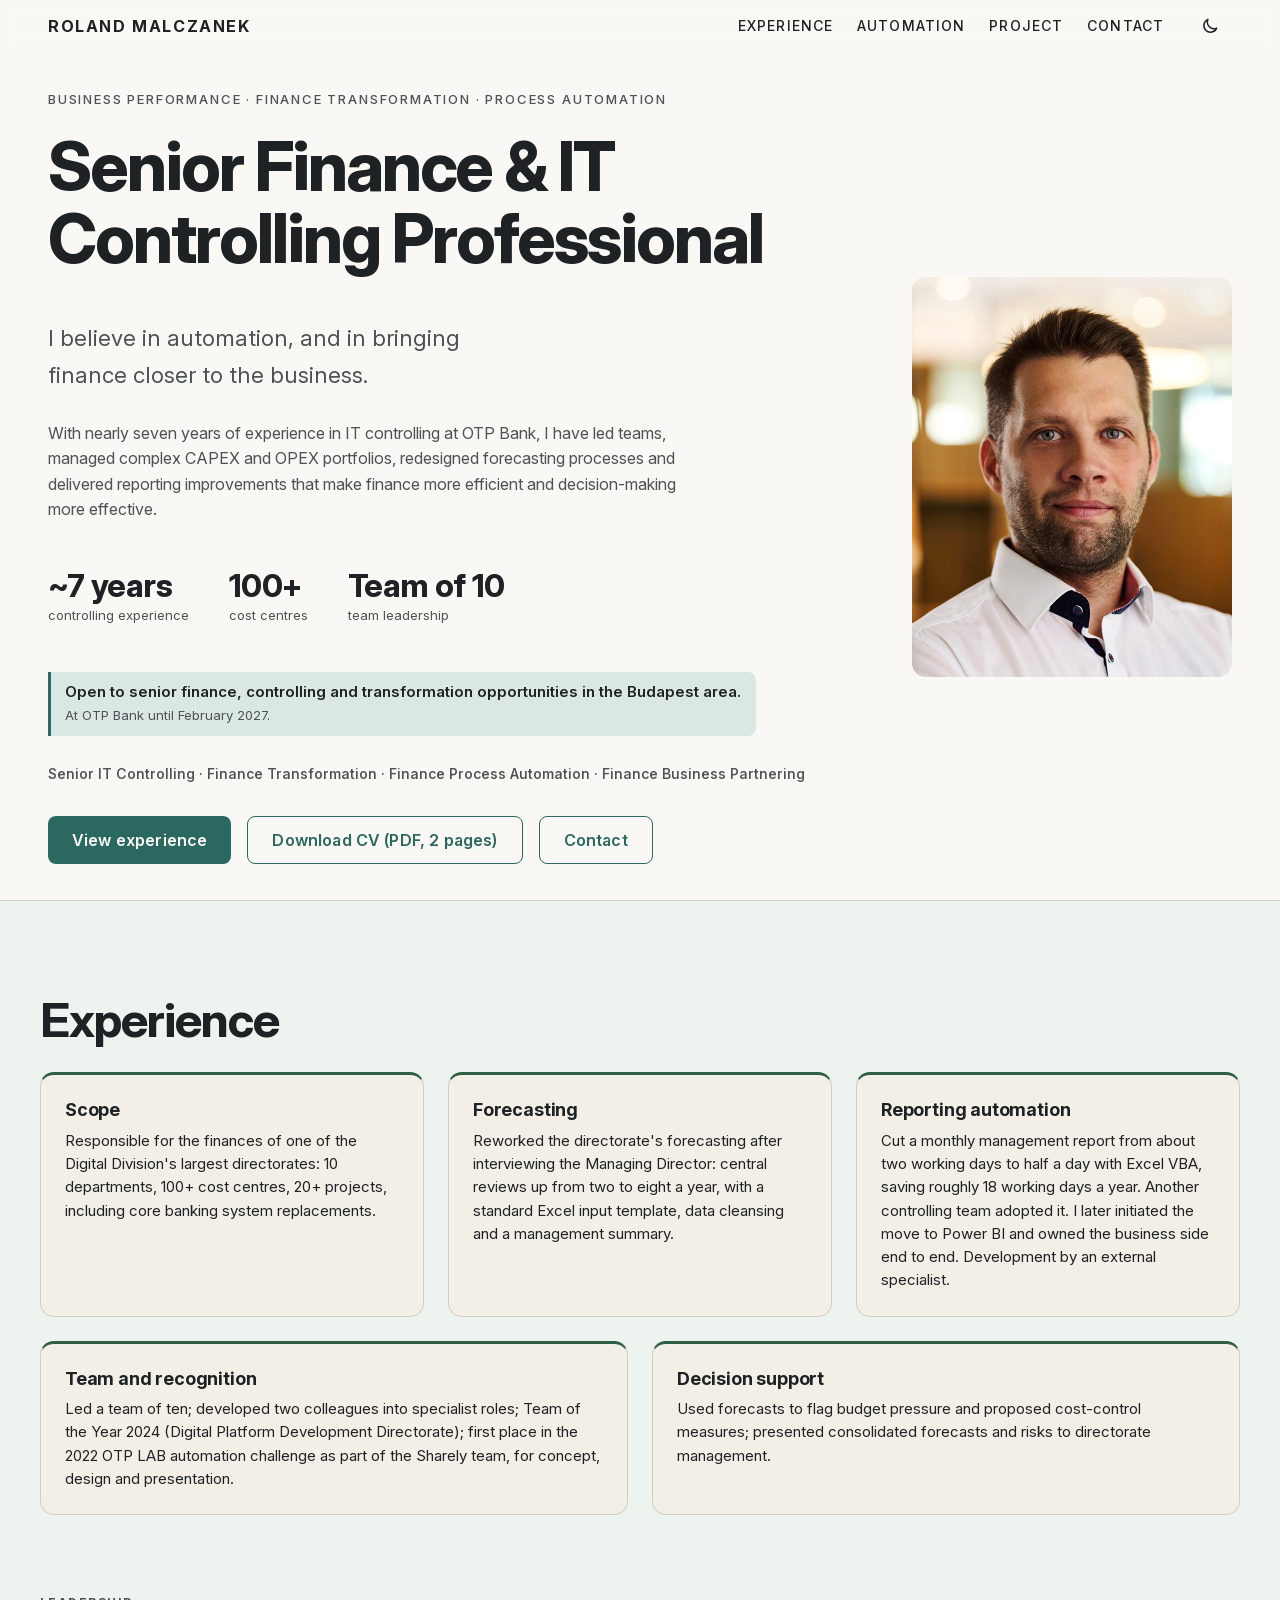
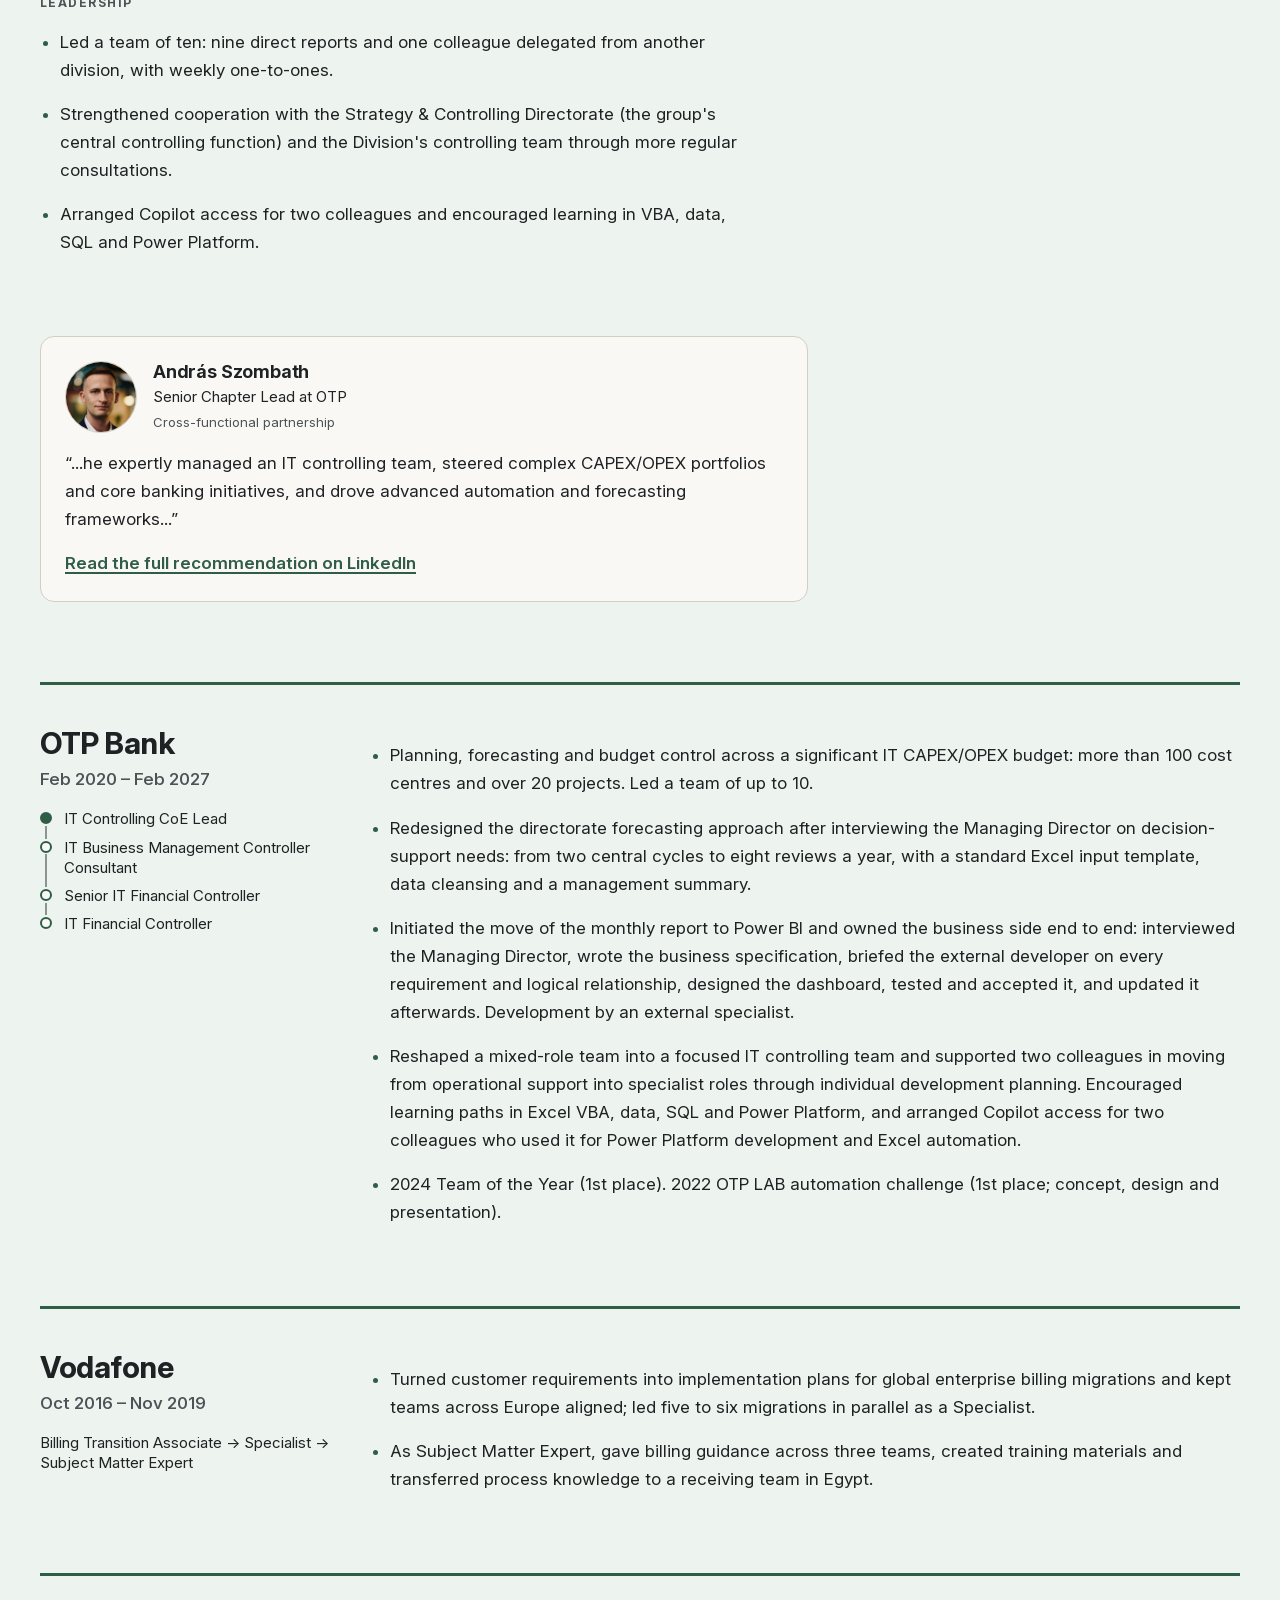
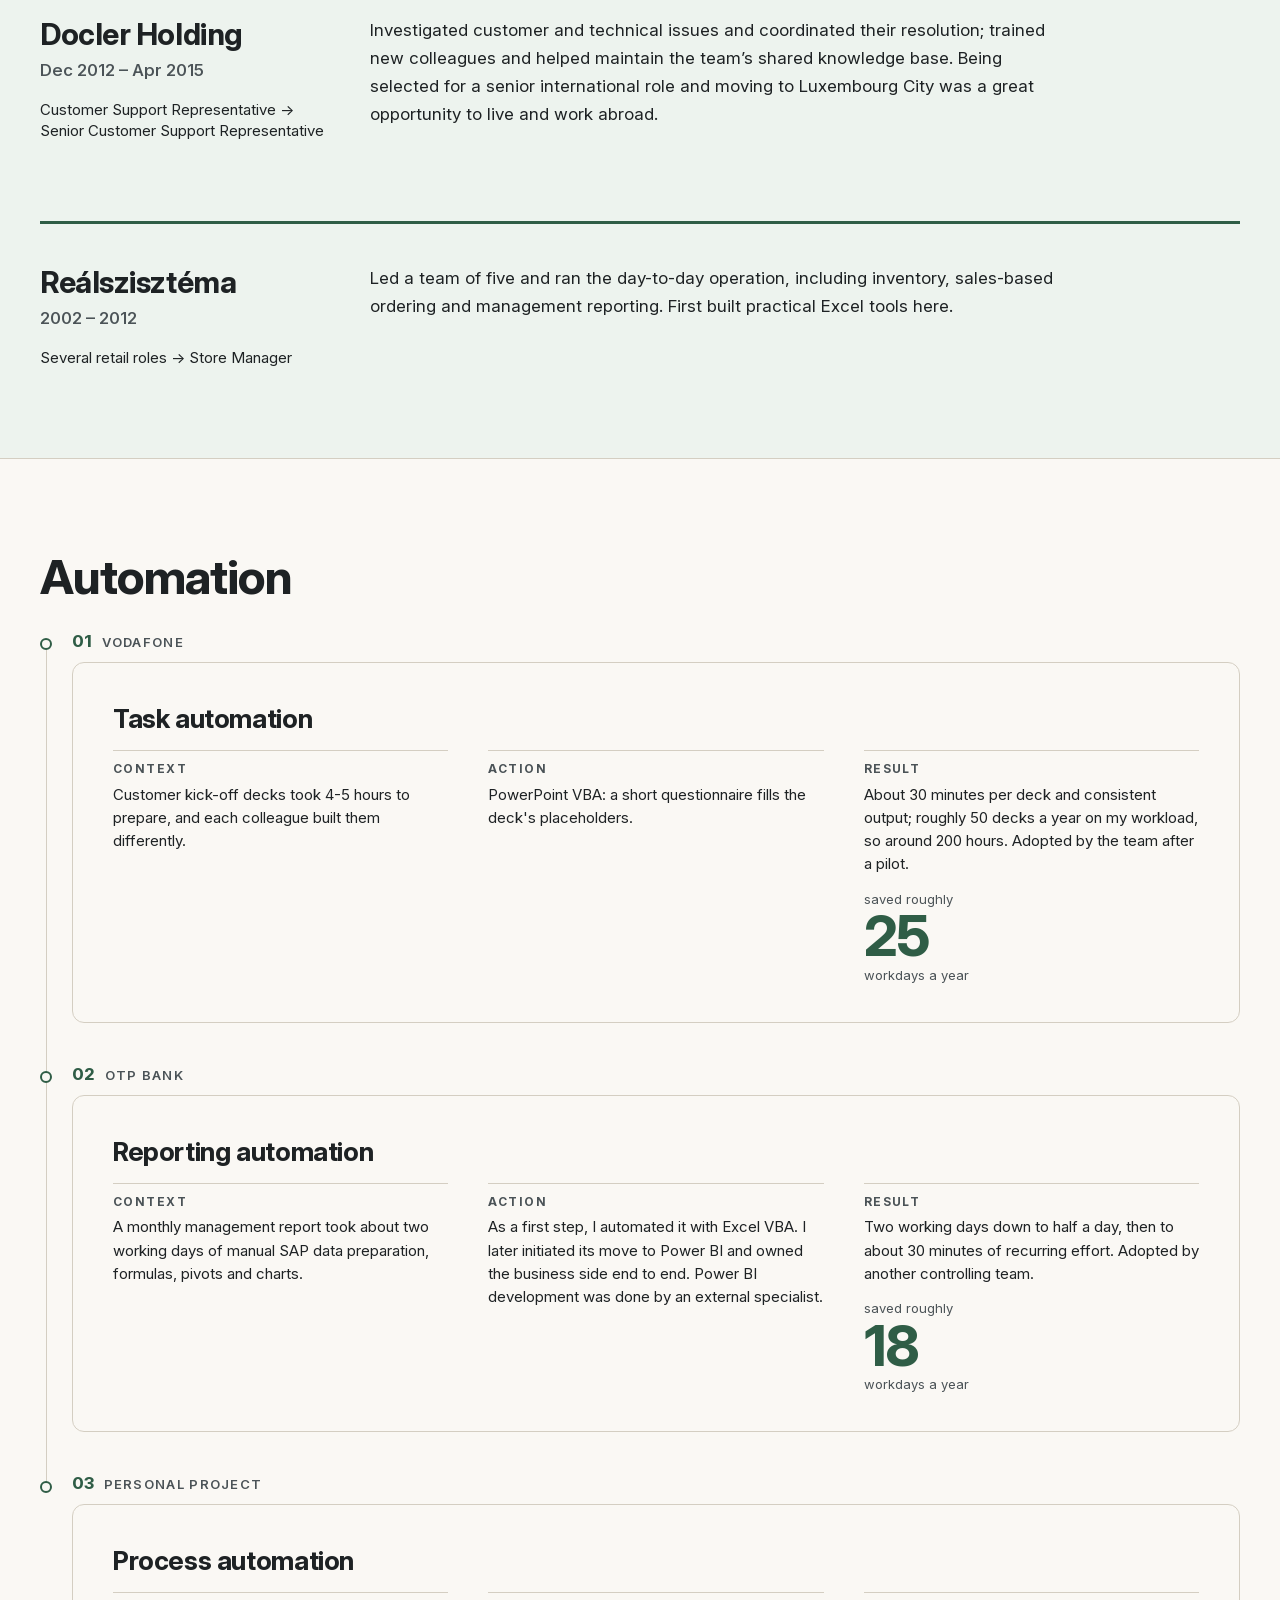
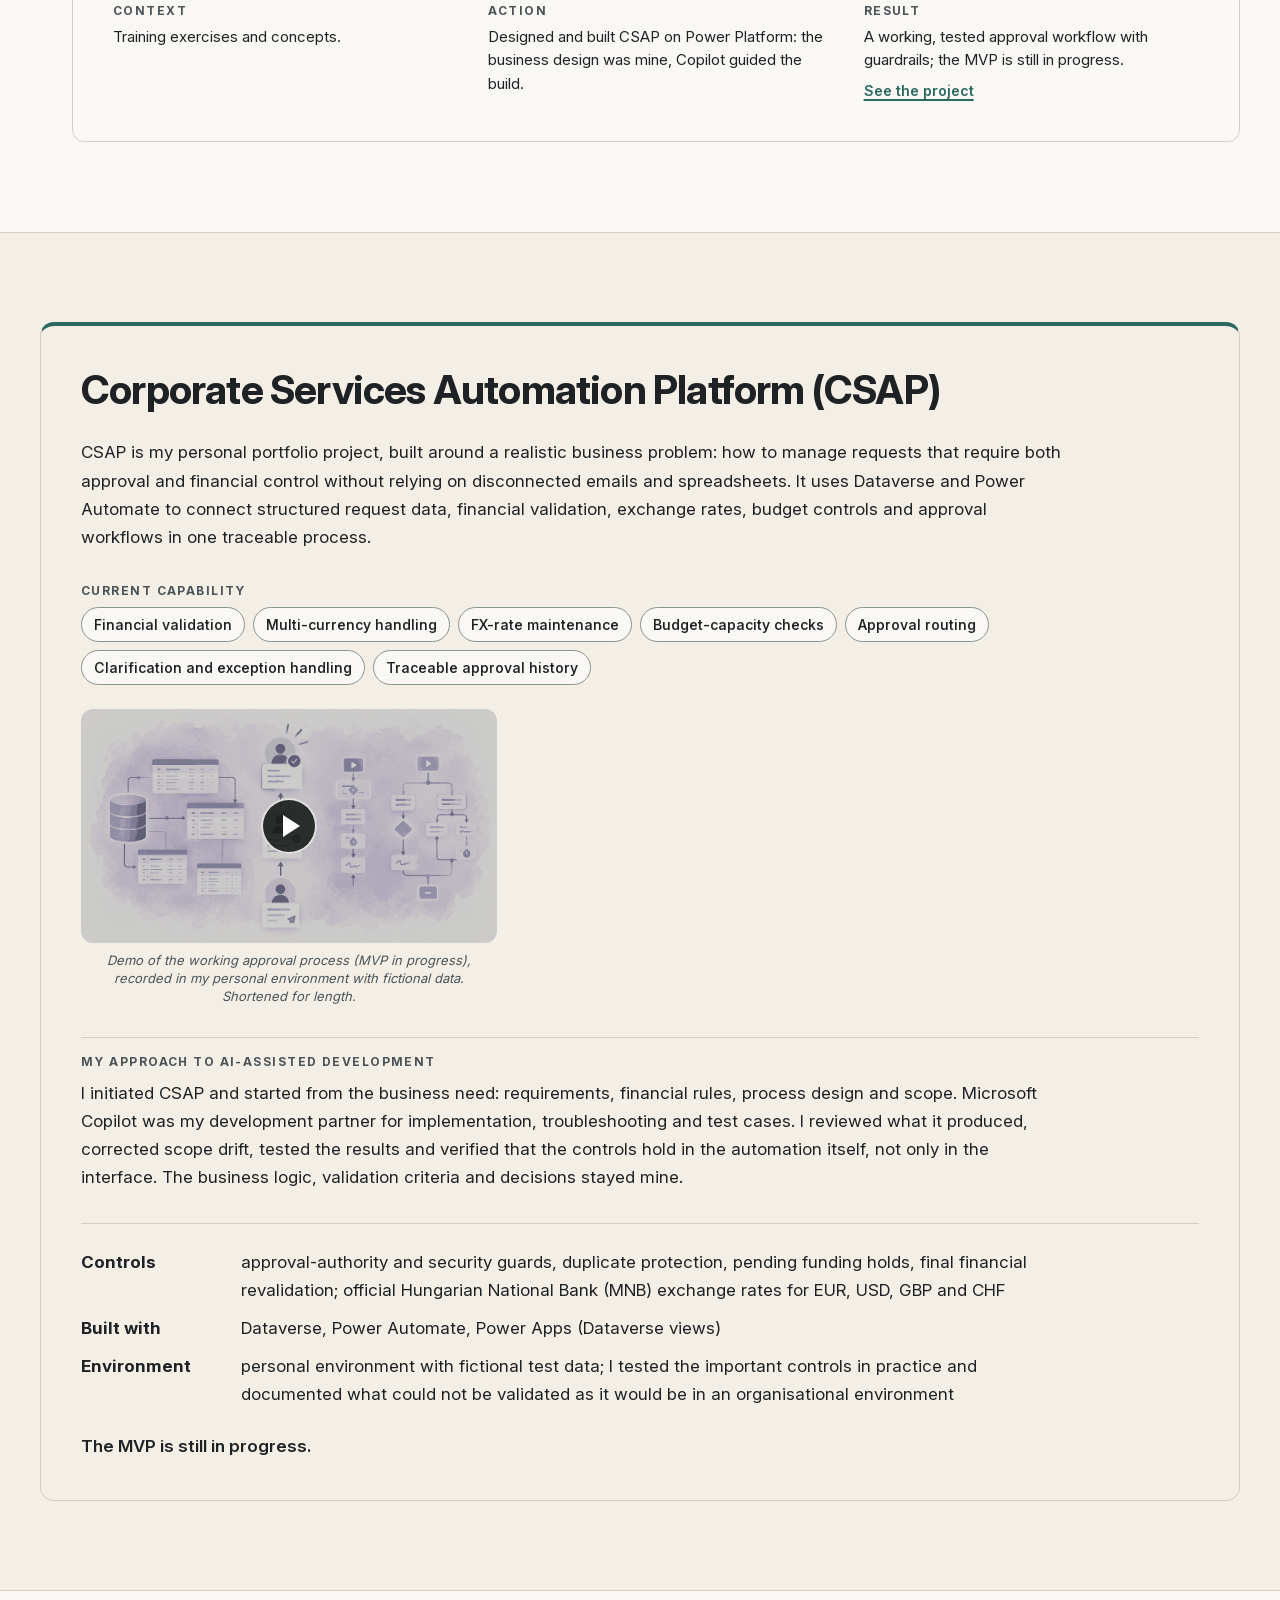
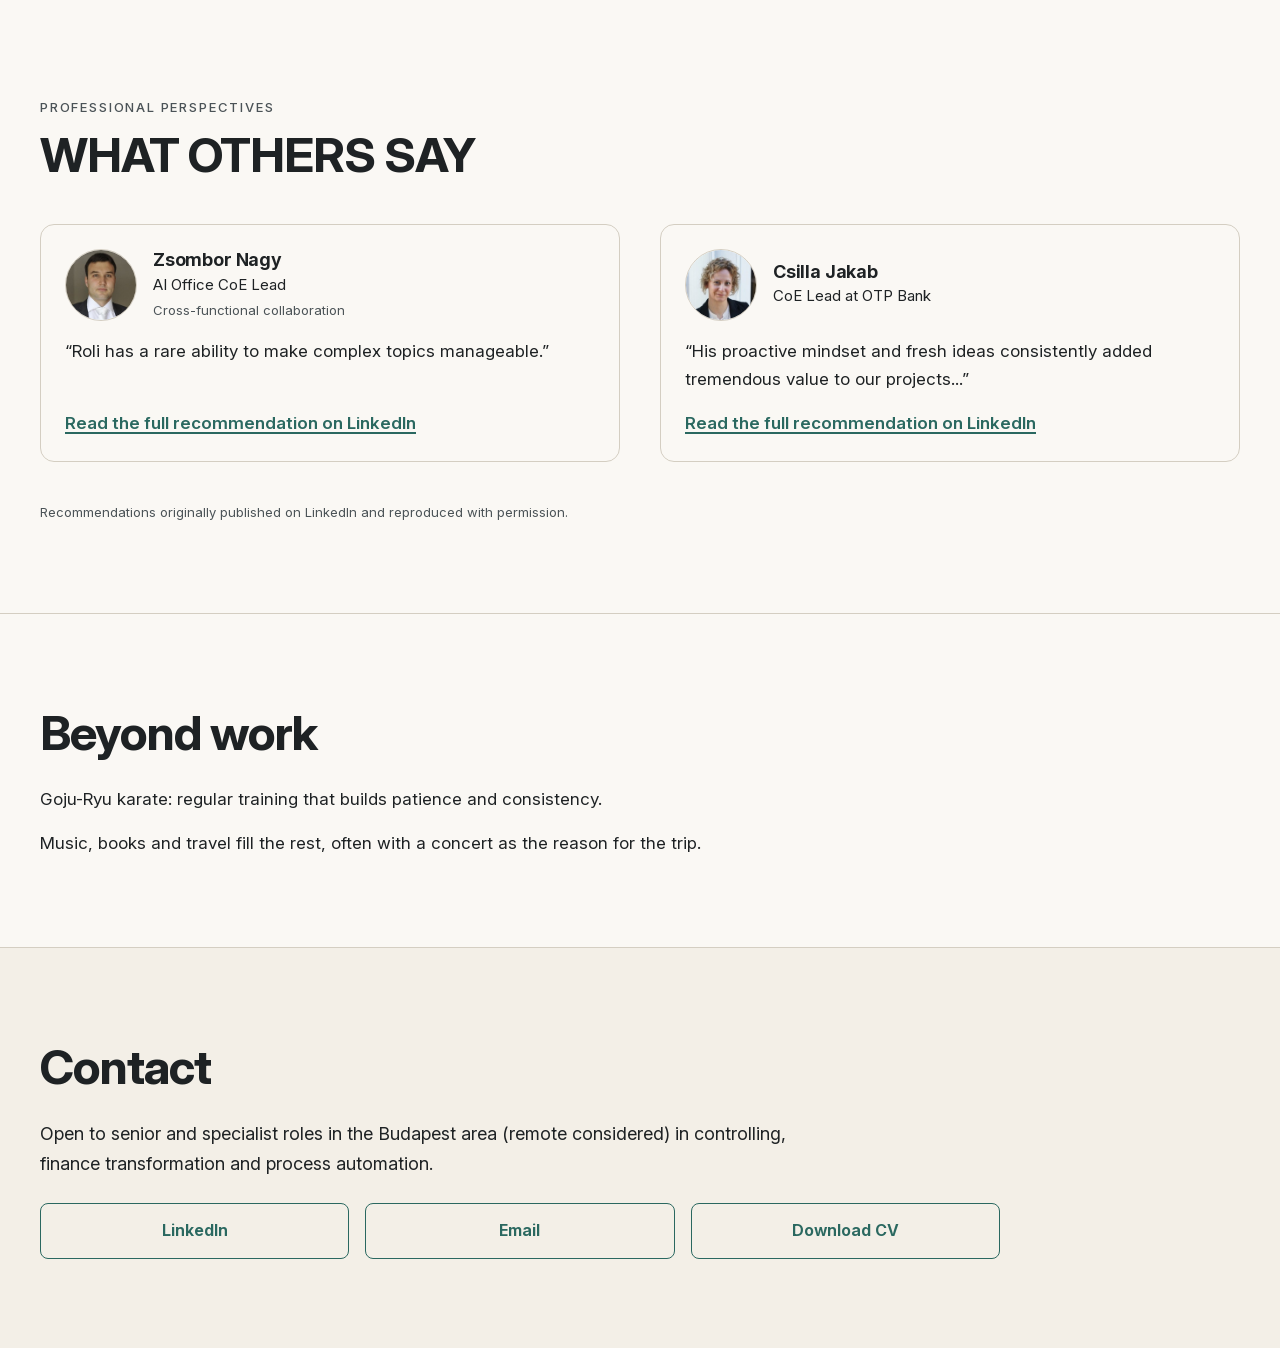
<file: index.html>
<!doctype html>
<html lang="en" class="no-js">
<head>
<meta charset="utf-8">
<meta name="viewport" content="width=device-width, initial-scale=1">
<title>Roland Malczanek | Senior Finance &amp; IT Controlling Professional</title>
<meta name="description" content="Senior finance and IT controlling professional with nearly seven years at OTP Bank: forecasting, reporting, team leadership and finance process automation. Open to senior finance, controlling and transformation opportunities in the Budapest area.">
<meta property="og:type" content="website">
<meta property="og:site_name" content="Roland Malczanek">
<meta property="og:locale" content="en_GB">
<meta property="og:url" content="https://rolandmalczanek.com/">
<meta property="og:title" content="Roland Malczanek | Senior Finance &amp; IT Controlling Professional">
<meta property="og:description" content="Senior finance and IT controlling professional with nearly seven years at OTP Bank: forecasting, reporting, team leadership and finance process automation. Open to senior finance, controlling and transformation opportunities in the Budapest area.">
<meta property="og:image" content="https://rolandmalczanek.com/assets/images/social/roland-malczanek-social-preview.png">
<meta property="og:image:secure_url" content="https://rolandmalczanek.com/assets/images/social/roland-malczanek-social-preview.png">
<meta property="og:image:type" content="image/png">
<meta property="og:image:width" content="1200">
<meta property="og:image:height" content="630">
<meta property="og:image:alt" content="Roland Malczanek, finance, controlling and practical automation, rolandmalczanek.com">
<meta name="twitter:card" content="summary_large_image">
<meta name="twitter:title" content="Roland Malczanek | Senior Finance &amp; IT Controlling Professional">
<meta name="twitter:description" content="Senior finance and IT controlling professional with nearly seven years at OTP Bank: forecasting, reporting, team leadership and finance process automation. Open to senior finance, controlling and transformation opportunities in the Budapest area.">
<meta name="twitter:image" content="https://rolandmalczanek.com/assets/images/social/roland-malczanek-social-preview.png">
<meta name="twitter:image:alt" content="Roland Malczanek, finance, controlling and practical automation, rolandmalczanek.com">
<meta name="color-scheme" content="light dark">
<link rel="canonical" href="https://rolandmalczanek.com/">
<link rel="alternate" hreflang="en" href="https://rolandmalczanek.com/">
<link rel="alternate" hreflang="x-default" href="https://rolandmalczanek.com/">
<link rel="preload" href="assets/fonts/InterVariable-latin.woff2" as="font" type="font/woff2" crossorigin>
<script src="assets/js/theme-init.js?v=20261124"></script>
<link rel="stylesheet" href="assets/css/styles.css?v=20261125q">
<script src="assets/js/main.js?v=20261125t" defer></script>
</head>
<body>
<a class="skip-link" href="#main">Skip to main content</a>
<header class="site-header has-menu">
  <div class="wrap wrap--wide header-inner">
    <a class="brand" href="./">ROLAND MALCZANEK</a>
    <div class="header-end">
      <nav aria-label="Main" id="site-nav" data-site-nav>
        <ul class="nav-list">
          <li><a href="#career">EXPERIENCE</a></li><li><a href="#built">AUTOMATION</a></li><li><a href="#project">PROJECT</a></li><li><a href="#contact">CONTACT</a></li>
        </ul>
      </nav>
      <button type="button" class="theme-toggle" data-theme-toggle aria-pressed="false" hidden title="Dark theme"><span class="sr-only">Dark theme</span><svg class="icon-moon" viewBox="0 0 24 24" aria-hidden="true" focusable="false"><path d="M20 14.5A8 8 0 0 1 9.5 4a8 8 0 1 0 10.5 10.5z"/></svg><svg class="icon-sun" viewBox="0 0 24 24" aria-hidden="true" focusable="false"><circle cx="12" cy="12" r="4"/><path d="M12 2v2M12 20v2M4.9 4.9l1.4 1.4M17.7 17.7l1.4 1.4M2 12h2M20 12h2M4.9 19.1l1.4-1.4M17.7 6.3l1.4-1.4"/></svg></button>
      <button type="button" class="nav-toggle" data-nav-toggle aria-controls="site-nav" aria-expanded="false" aria-label="Open navigation" hidden><span class="nav-toggle__bars" aria-hidden="true"></span></button>
    </div>
  </div>
</header>
<main id="main">

  <section class="hero" id="about" aria-labelledby="hero-title">
    <div class="wrap wrap--wide hero__inner">
      <div class="hero__main">
        <p class="eyebrow" data-reveal>Business Performance · Finance Transformation · Process Automation</p>
        <h1 id="hero-title" data-reveal>Senior Finance &amp; IT Controlling Professional</h1>
        <p class="lead" data-reveal>I believe in automation, and in bringing finance closer to the business.</p>
        <p class="hero__body" data-reveal>With nearly seven years of experience in IT controlling at OTP Bank, I have led teams, managed complex CAPEX and OPEX portfolios, redesigned forecasting processes and delivered reporting improvements that make finance more efficient and decision-making more effective.</p>
        <ul class="hero__figures" data-reveal>
          <li><strong>~7 years</strong><span>controlling experience</span></li>
          <li><strong>100+</strong><span>cost centres</span></li>
          <li><strong>Team of 10</strong><span>team leadership</span></li>
        </ul>
        <div class="hero__open" data-reveal>
          <p class="hero__target">Open to senior finance, controlling and transformation opportunities in the Budapest area.</p>
          <p class="hero__until">At OTP Bank until February 2027.</p>
        </div>
        <p class="hero__roles" data-reveal>Senior IT Controlling · Finance Transformation · Finance Process Automation · Finance Business Partnering</p>
        <p class="hero__cta" data-reveal><a class="btn" href="#career">View experience</a> <a class="btn btn--ghost" href="assets/documents/ROLAND_MALCZANEK_CV.pdf" download="ROLAND_MALCZANEK_CV.pdf">Download CV (PDF, 2 pages)</a> <a class="btn btn--ghost" href="#contact">Contact</a></p>
      </div>
      <figure class="hero__photo" data-reveal><img src="assets/images/about/portrait/portrait-roland-malczanek.jpg" width="640" height="800" alt="Portrait of Roland Malczanek" loading="eager" decoding="async"></figure>
    </div>
  </section>

  <section class="section career" id="career" data-tone="otp" aria-labelledby="career-title">
    <div class="wrap">
      <div class="section__head" data-reveal><h2 id="career-title">Experience</h2></div>
<div class="achievements">
<article class="achievement" data-reveal><h3 class="achievement__title">Scope</h3><p>Responsible for the finances of one of the Digital Division's largest directorates: 10 departments, 100+ cost centres, 20+ projects, including core banking system replacements.</p></article>
<article class="achievement" data-reveal><h3 class="achievement__title">Forecasting</h3><p>Reworked the directorate's forecasting after interviewing the Managing Director: central reviews up from two to eight a year, with a standard Excel input template, data cleansing and a management summary.</p></article>
<article class="achievement" data-reveal><h3 class="achievement__title">Reporting automation</h3><p>Cut a monthly management report from about two working days to half a day with Excel VBA, saving roughly 18 working days a year. Another controlling team adopted it. I later initiated the move to Power BI and owned the business side end to end. Development by an external specialist.</p></article>
<article class="achievement" data-reveal><h3 class="achievement__title">Team and recognition</h3><p>Led a team of ten; developed two colleagues into specialist roles; Team of the Year 2024 (Digital Platform Development Directorate); first place in the 2022 OTP LAB automation challenge as part of the Sharely team, for concept, design and presentation.</p></article>
<article class="achievement" data-reveal><h3 class="achievement__title">Decision support</h3><p>Used forecasts to flag budget pressure and proposed cost-control measures; presented consolidated forecasts and risks to directorate management.</p></article>
</div>
<section class="leadership" aria-labelledby="leadership-t" data-reveal>
<h3 id="leadership-t" class="facts-label">Leadership</h3>
<ul class="bullets">
<li>Led a team of ten: nine direct reports and one colleague delegated from another division, with weekly one-to-ones.</li>
<li>Strengthened cooperation with the Strategy &amp; Controlling Directorate (the group's central controlling function) and the Division's controlling team through more regular consultations.</li>
<li>Arranged Copilot access for two colleagues and encouraged learning in VBA, data, SQL and Power Platform.</li>
</ul>
</section>
<div class="exp-rec">
<article class="rec story is-open" id="rec-andras-szombath" data-state="open" data-reveal aria-labelledby="rec-andras-szombath-name">
<header class="rec__who">
<img class="rec__photo" src="assets/images/career/recommendations/andras-szombath.png" width="160" height="160" alt="" loading="lazy" decoding="async">
<div class="rec__id"><h3 class="rec__name" id="rec-andras-szombath-name">András Szombath</h3>
<p class="rec__title">Senior Chapter Lead at OTP</p>
<p class="rec__rel">Cross-functional partnership</p></div>
</header>
<div class="story__stage">
<div class="story__full"><p>“...he expertly managed an IT controlling team, steered complex CAPEX/OPEX portfolios and core banking initiatives, and drove advanced automation and forecasting frameworks...”</p>
</div>
</div>
<p class="rec__link"><a class="media-link" href="https://www.linkedin.com/in/rmalczanek/details/recommendations/" target="_blank" rel="noopener noreferrer">Read the full recommendation on LinkedIn<span class="sr-only"> (opens in a new tab)</span></a></p>
</article>
</div>
      <ol class="employers">
<li><article class="employer" data-employer="otp" id="career-otp" tabindex="-1" data-reveal aria-labelledby="otp-name">
<div class="employer__label">
<h3 class="employer__name" id="otp-name">OTP Bank</h3>
<p class="employer__period"><span class="sr-only">Period: </span>Feb 2020 – Feb 2027</p>
<p class="sr-only">Role progression:</p>
<ol class="progression">
<li lang="en" class="is-latest">IT Controlling CoE Lead</li>
<li lang="en">IT Business Management Controller Consultant</li>
<li lang="en">Senior IT Financial Controller</li>
<li lang="en">IT Financial Controller</li>
</ol>
</div>
<div class="employer__body">
<ul class="bullets">
<li>Planning, forecasting and budget control across a significant IT CAPEX/OPEX budget: more than 100 cost centres and over 20 projects. Led a team of up to 10.</li>
<li>Redesigned the directorate forecasting approach after interviewing the Managing Director on decision-support needs: from two central cycles to eight reviews a year, with a standard Excel input template, data cleansing and a management summary.</li>
<li>Initiated the move of the monthly report to Power BI and owned the business side end to end: interviewed the Managing Director, wrote the business specification, briefed the external developer on every requirement and logical relationship, designed the dashboard, tested and accepted it, and updated it afterwards. Development by an external specialist.</li>
<li>Reshaped a mixed-role team into a focused IT controlling team and supported two colleagues in moving from operational support into specialist roles through individual development planning. Encouraged learning paths in Excel VBA, data, SQL and Power Platform, and arranged Copilot access for two colleagues who used it for Power Platform development and Excel automation.</li>
<li>2024 Team of the Year (1st place). 2022 OTP LAB automation challenge (1st place; concept, design and presentation).</li>
</ul>
</div>
</article></li>
<li><article class="employer" data-employer="vodafone" id="career-vodafone" tabindex="-1" data-reveal aria-labelledby="vf-name">
<div class="employer__label">
<h3 class="employer__name" id="vf-name">Vodafone</h3>
<p class="employer__period"><span class="sr-only">Period: </span>Oct 2016 – Nov 2019</p>
<p class="employer__roles"><span class="sr-only">Role progression: </span>Billing Transition Associate → Specialist → Subject Matter Expert</p>
</div>
<div class="employer__body">
<ul class="bullets">
<li>Turned customer requirements into implementation plans for global enterprise billing migrations and kept teams across Europe aligned; led five to six migrations in parallel as a Specialist.</li>
<li>As Subject Matter Expert, gave billing guidance across three teams, created training materials and transferred process knowledge to a receiving team in Egypt.</li>
</ul>
</div>
</article></li>
<li><article class="employer" data-employer="docler" id="career-docler" tabindex="-1" data-reveal aria-labelledby="dc-name">
<div class="employer__label">
<h3 class="employer__name" id="dc-name">Docler Holding</h3>
<p class="employer__period"><span class="sr-only">Period: </span>Dec 2012 – Apr 2015</p>
<p class="employer__roles"><span class="sr-only">Role progression: </span>Customer Support Representative → Senior Customer Support Representative</p>
</div>
<div class="employer__body">
<div class="prose prose--career">
<p>Investigated customer and technical issues and coordinated their resolution; trained new colleagues and helped maintain the team’s shared knowledge base. Being selected for a senior international role and moving to Luxembourg City was a great opportunity to live and work abroad.</p>
</div>
</div>
</article></li>
<li><article class="employer" data-employer="realszisztema" id="career-realszisztema" tabindex="-1" data-reveal aria-labelledby="rsz-name">
<div class="employer__label">
<h3 class="employer__name" id="rsz-name">Reálszisztéma</h3>
<p class="employer__period"><span class="sr-only">Period: </span>2002 – 2012</p>
<p class="employer__roles"><span class="sr-only">Role progression: </span>Several retail roles → Store Manager</p>
</div>
<div class="employer__body">
<div class="prose prose--career">
<p>Led a team of five and ran the day-to-day operation, including inventory, sales-based ordering and management reporting. First built practical Excel tools here.</p>
</div>
</div>
</article></li>
      </ol>
    </div>
  </section>

  <section class="section" id="built" aria-labelledby="built-title">
    <div class="wrap">
      <div class="section__head" data-reveal><h2 id="built-title">Automation</h2></div>
      <ol class="autoflow" aria-label="Automation progression" data-journey>
<li class="autorow" id="built-stage-1" tabindex="-1" data-stage data-autoreveal>
<div class="autorow__marker"><span class="autorow__num">01</span><span class="autorow__label">Vodafone</span></div>
<div class="autorow__card">
<h3 class="autorow__title">Task automation</h3>
<dl class="autorow__cols">
<div><dt>Context</dt><dd>Customer kick-off decks took 4-5 hours to prepare, and each colleague built them differently.</dd></div>
<div><dt>Action</dt><dd>PowerPoint VBA: a short questionnaire fills the deck's placeholders.</dd></div>
<div><dt>Result</dt><dd>About 30 minutes per deck and consistent output; roughly 50 decks a year on my workload, so around 200 hours. Adopted by the team after a pilot.
<p class="autorow__figure"><span class="autorow__fig-pre">saved roughly</span><strong>25</strong><span class="autorow__fig-post">workdays a year</span></p></dd></div>
</dl>
</div>
</li>
<li class="autorow" id="built-stage-2" tabindex="-1" data-stage data-autoreveal>
<div class="autorow__marker"><span class="autorow__num">02</span><span class="autorow__label">OTP Bank</span></div>
<div class="autorow__card">
<h3 class="autorow__title">Reporting automation</h3>
<dl class="autorow__cols">
<div><dt>Context</dt><dd>A monthly management report took about two working days of manual SAP data preparation, formulas, pivots and charts.</dd></div>
<div><dt>Action</dt><dd>As a first step, I automated it with Excel VBA. I later initiated its move to Power BI and owned the business side end to end. Power BI development was done by an external specialist.</dd></div>
<div><dt>Result</dt><dd>Two working days down to half a day, then to about 30 minutes of recurring effort. Adopted by another controlling team.
<p class="autorow__figure"><span class="autorow__fig-pre">saved roughly</span><strong>18</strong><span class="autorow__fig-post">workdays a year</span></p></dd></div>
</dl>
</div>
</li>
<li class="autorow" id="built-stage-3" tabindex="-1" data-stage data-autoreveal>
<div class="autorow__marker"><span class="autorow__num">03</span><span class="autorow__label">Personal project</span></div>
<div class="autorow__card">
<h3 class="autorow__title">Process automation</h3>
<dl class="autorow__cols">
<div><dt>Context</dt><dd>Training exercises and concepts.</dd></div>
<div><dt>Action</dt><dd>Designed and built CSAP on Power Platform: the business design was mine, Copilot guided the build.</dd></div>
<div><dt>Result</dt><dd>A working, tested approval workflow with guardrails; the MVP is still in progress.<p class="autorow__more"><a class="media-link" href="#project">See the project</a></p></dd></div>
</dl>
</div>
</li>
      </ol>
    </div>
  </section>

  <section class="section section--tint" id="project" aria-labelledby="csap-title">
    <div class="wrap">
      <article class="csap" data-reveal id="built-csap" tabindex="-1" aria-labelledby="csap-title">
<h2 class="csap__title" id="csap-title">Corporate Services Automation Platform (CSAP)</h2>
<div class="csap__overview">
<p>CSAP is my personal portfolio project, built around a realistic business problem: how to manage requests that require both approval and financial control without relying on disconnected emails and spreadsheets. <span class="csap__second">It uses Dataverse and Power Automate to connect structured request data, financial validation, exchange rates, budget controls and approval workflows in one traceable process.</span></p>
</div>
<div class="csap__capability"><p class="facts-label" id="cap-t">Current capability</p>
<ul class="chips" aria-labelledby="cap-t"><li>Financial validation</li><li>Multi-currency handling</li><li>FX-rate maintenance</li><li>Budget-capacity checks</li><li>Approval routing</li><li>Clarification and exception handling</li><li>Traceable approval history</li></ul>
</div>
<figure class="csap__demo">
<a class="csap__demo-link" href="assets/video/csap-demo.mp4" data-demo aria-label="Play CSAP demo video with fictional data"><img src="assets/video/csap-demo-poster.png" width="1024" height="683" alt="" loading="lazy" decoding="async"><span class="csap__demo-play" aria-hidden="true"></span></a>
<figcaption class="stage__caption">Demo of the working approval process (MVP in progress), recorded in my personal environment with fictional data. Shortened for length.</figcaption>
</figure>
<section class="principle" aria-labelledby="csap-ai-t">
<h3 id="csap-ai-t" class="facts-label">My approach to AI-assisted development</h3>
<div class="csap__overview">
<p>I initiated CSAP and started from the business need: requirements, financial rules, process design and scope. Microsoft Copilot was my development partner for implementation, troubleshooting and test cases. I reviewed what it produced, corrected scope drift, tested the results and verified that the controls hold in the automation itself, not only in the interface. The business logic, validation criteria and decisions stayed mine.</p>
</div>
</section>
<div class="principle">
<dl class="csap__facts">
<div><dt>Controls</dt><dd>approval-authority and security guards, duplicate protection, pending funding holds, final financial revalidation; official Hungarian National Bank (MNB) exchange rates for EUR, USD, GBP and CHF</dd></div>
<div><dt>Built with</dt><dd>Dataverse, Power Automate, Power Apps (Dataverse views)</dd></div>
<div><dt>Environment</dt><dd>personal environment with fictional test data; I tested the important controls in practice and documented what could not be validated as it would be in an organisational environment</dd></div>
</dl>
</div>
<p class="csap__status">The MVP is still in progress.</p>
      </article>
    </div>
  </section>

  <section class="section recs" id="recommendations" aria-labelledby="recs-title">
    <div class="wrap">
      <div class="section__head" data-reveal><p class="eyebrow">PROFESSIONAL PERSPECTIVES</p><h2 id="recs-title">WHAT OTHERS SAY</h2></div>
      <div class="recs__grid">
<article class="rec story is-open" id="rec-zsombor-nagy" data-state="open" data-reveal aria-labelledby="rec-zsombor-nagy-name">
<header class="rec__who">
<img class="rec__photo" src="assets/images/career/recommendations/zsombor-nagy.jpeg" width="160" height="160" alt="" loading="lazy" decoding="async">
<div class="rec__id"><h3 class="rec__name" id="rec-zsombor-nagy-name">Zsombor Nagy</h3>
<p class="rec__title">AI Office CoE Lead</p>
<p class="rec__rel">Cross-functional collaboration</p></div>
</header>
<div class="story__stage">
<div class="story__full"><p>“Roli has a rare ability to make complex topics manageable.”</p>
</div>
</div>
<p class="rec__link"><a class="media-link" href="https://www.linkedin.com/in/rmalczanek/details/recommendations/" target="_blank" rel="noopener noreferrer">Read the full recommendation on LinkedIn<span class="sr-only"> (opens in a new tab)</span></a></p>
</article>
<article class="rec story is-open" id="rec-csilla-jakab" data-state="open" data-reveal aria-labelledby="rec-csilla-jakab-name">
<header class="rec__who">
<img class="rec__photo" src="assets/images/career/recommendations/csilla-jakab.jpeg" width="160" height="160" alt="" loading="lazy" decoding="async">
<div class="rec__id"><h3 class="rec__name" id="rec-csilla-jakab-name">Csilla Jakab</h3>
<p class="rec__title">CoE Lead at OTP Bank</p></div>
</header>
<div class="story__stage">
<div class="story__full"><p>“His proactive mindset and fresh ideas consistently added tremendous value to our projects...”</p>
</div>
</div>
<p class="rec__link"><a class="media-link" href="https://www.linkedin.com/in/rmalczanek/details/recommendations/" target="_blank" rel="noopener noreferrer">Read the full recommendation on LinkedIn<span class="sr-only"> (opens in a new tab)</span></a></p>
</article>
      </div>
      <p class="recs__note">Recommendations originally published on LinkedIn and reproduced with permission.</p>
    </div>
  </section>

  <section class="section" id="outside-work" aria-labelledby="outside-t">
    <div class="wrap">
      <div class="section__head" data-reveal><h2 id="outside-t">Beyond work</h2></div>
      <div class="prose" data-reveal>
        <p>Goju-Ryu karate: regular training that builds patience and consistency.</p>
        <p>Music, books and travel fill the rest, often with a concert as the reason for the trip.</p>
      </div>
    </div>
  </section>

  <section class="section section--tint" id="contact" aria-labelledby="contact-title">
    <div class="wrap">
      <div class="section__head" data-reveal><h2 id="contact-title">Contact</h2></div>
      <div class="contact" data-reveal>
        <p class="contact__lead">Open to senior and specialist roles in the Budapest area (remote considered) in controlling, finance transformation and process automation.</p>
        <ul class="contact__links">
          <li><a class="contact-cta" href="https://www.linkedin.com/in/rmalczanek/" target="_blank" rel="noopener noreferrer">LinkedIn<span class="sr-only"> (opens in a new tab)</span></a></li>
          <li><a class="contact-cta" href="mailto:rolandmalczanek@gmail.com">Email</a></li>
          <li><a class="contact-cta" href="assets/documents/ROLAND_MALCZANEK_CV.pdf" download="ROLAND_MALCZANEK_CV.pdf">Download CV<span class="sr-only"> (PDF, 2 pages)</span></a></li>
        </ul>
      </div>
    </div>
  </section>

</main>
<!-- Cloudflare Web Analytics --><script defer src='https://static.cloudflareinsights.com/beacon.min.js' data-cf-beacon='{"token": "97649c5a8bd44e4db06e0d019a4d0b42"}'></script><!-- End Cloudflare Web Analytics -->
</body>
</html>
</file>
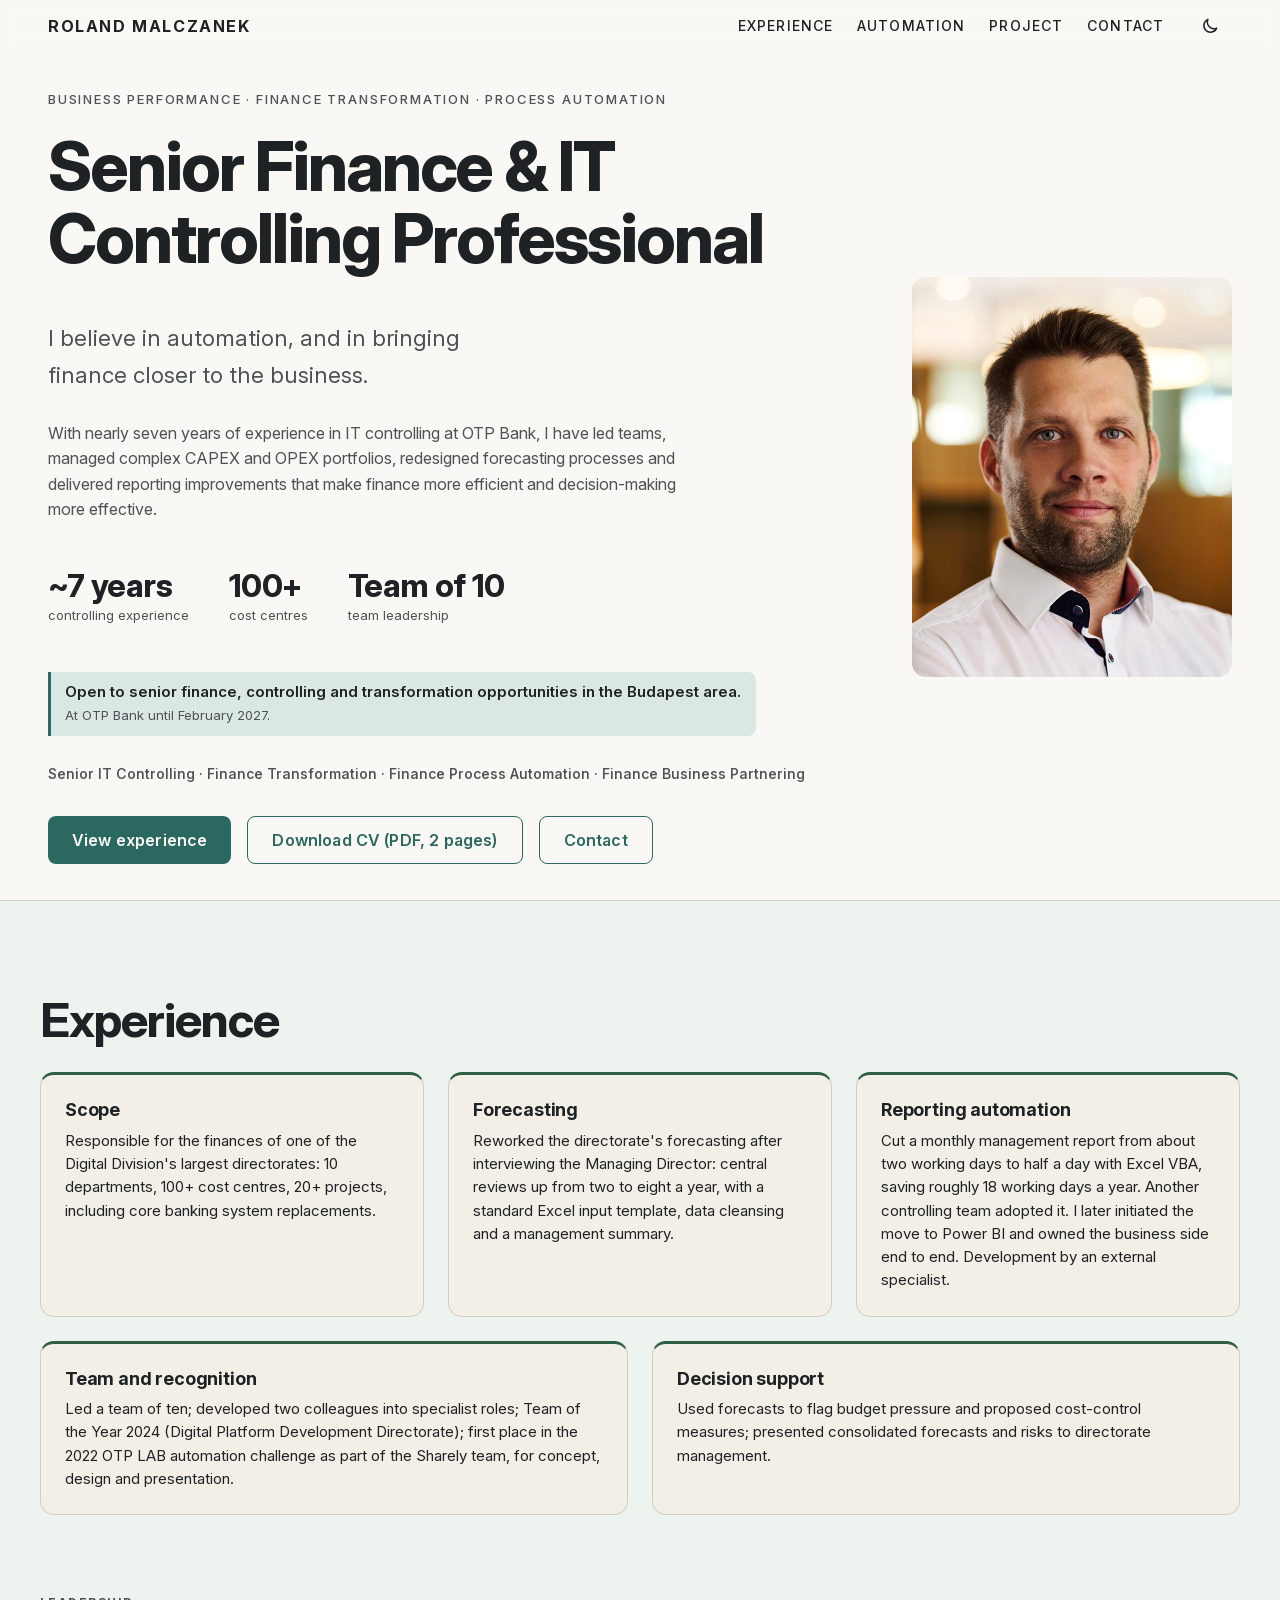
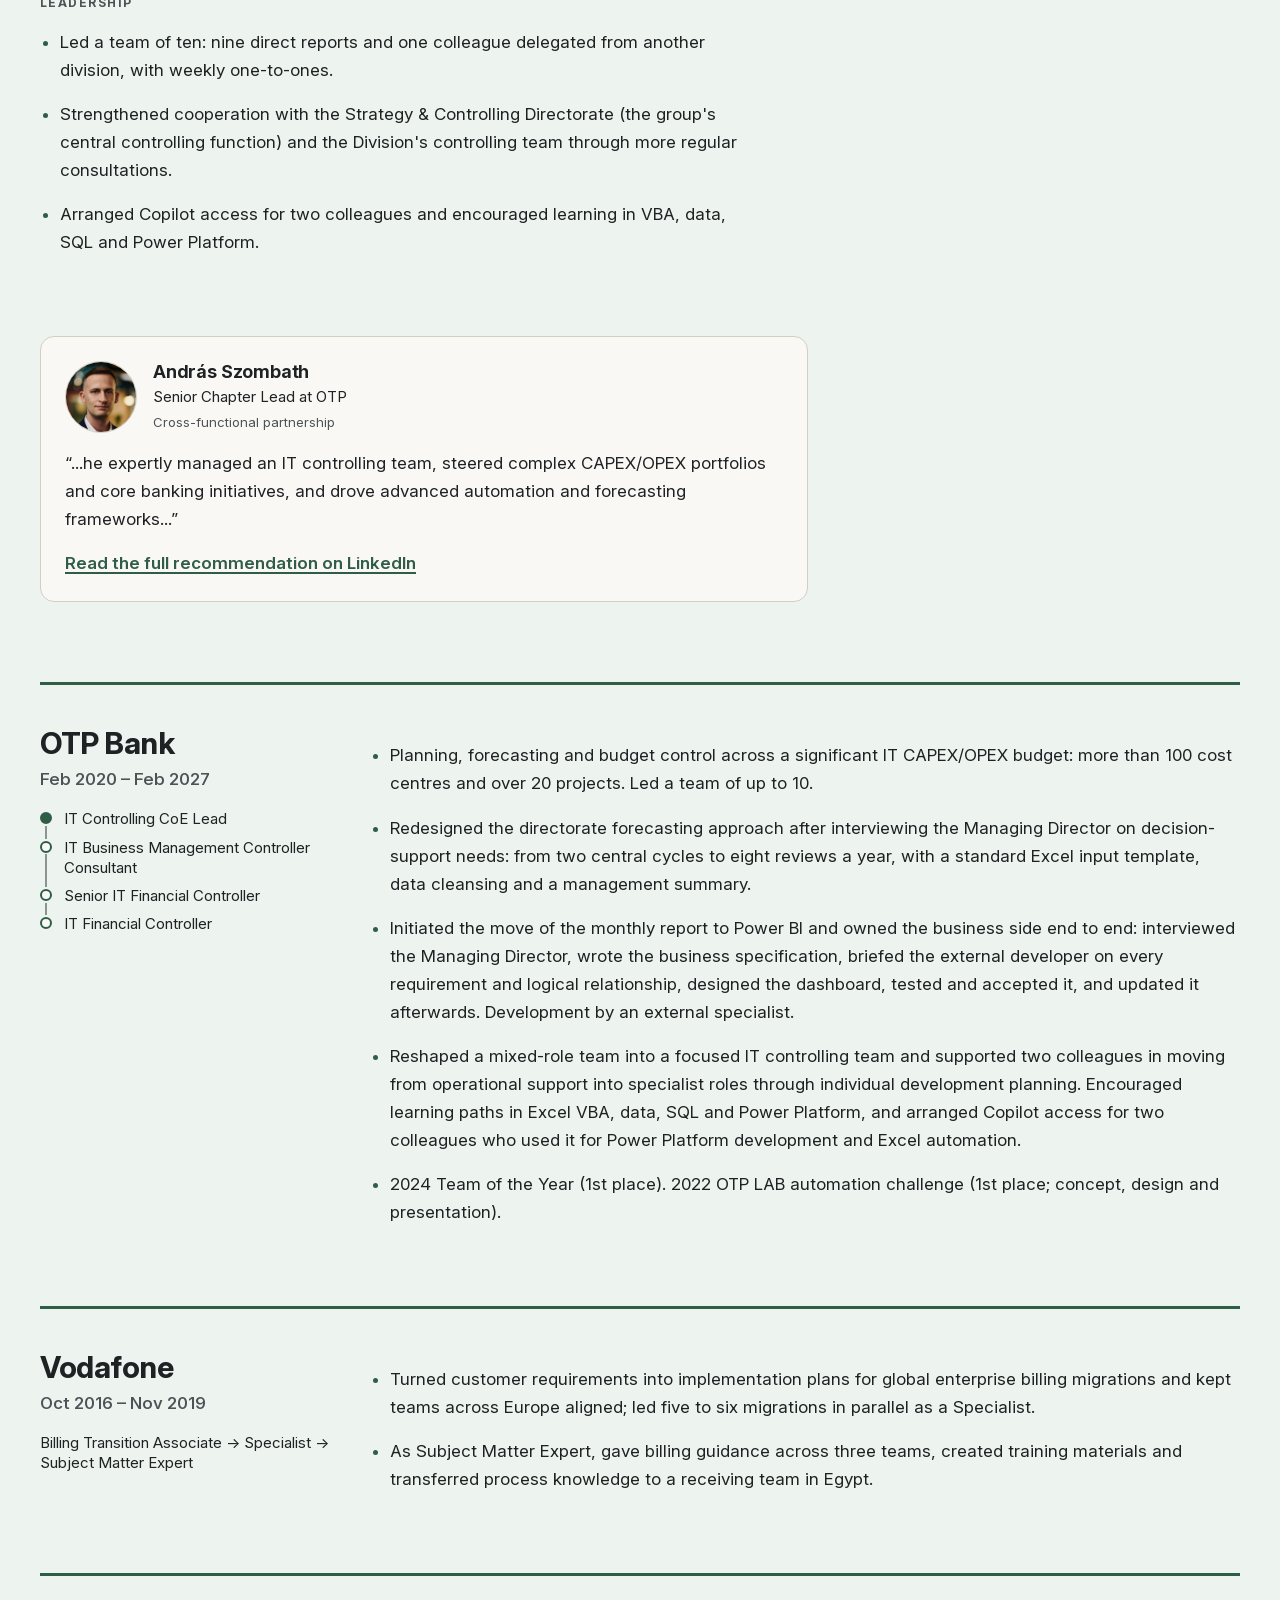
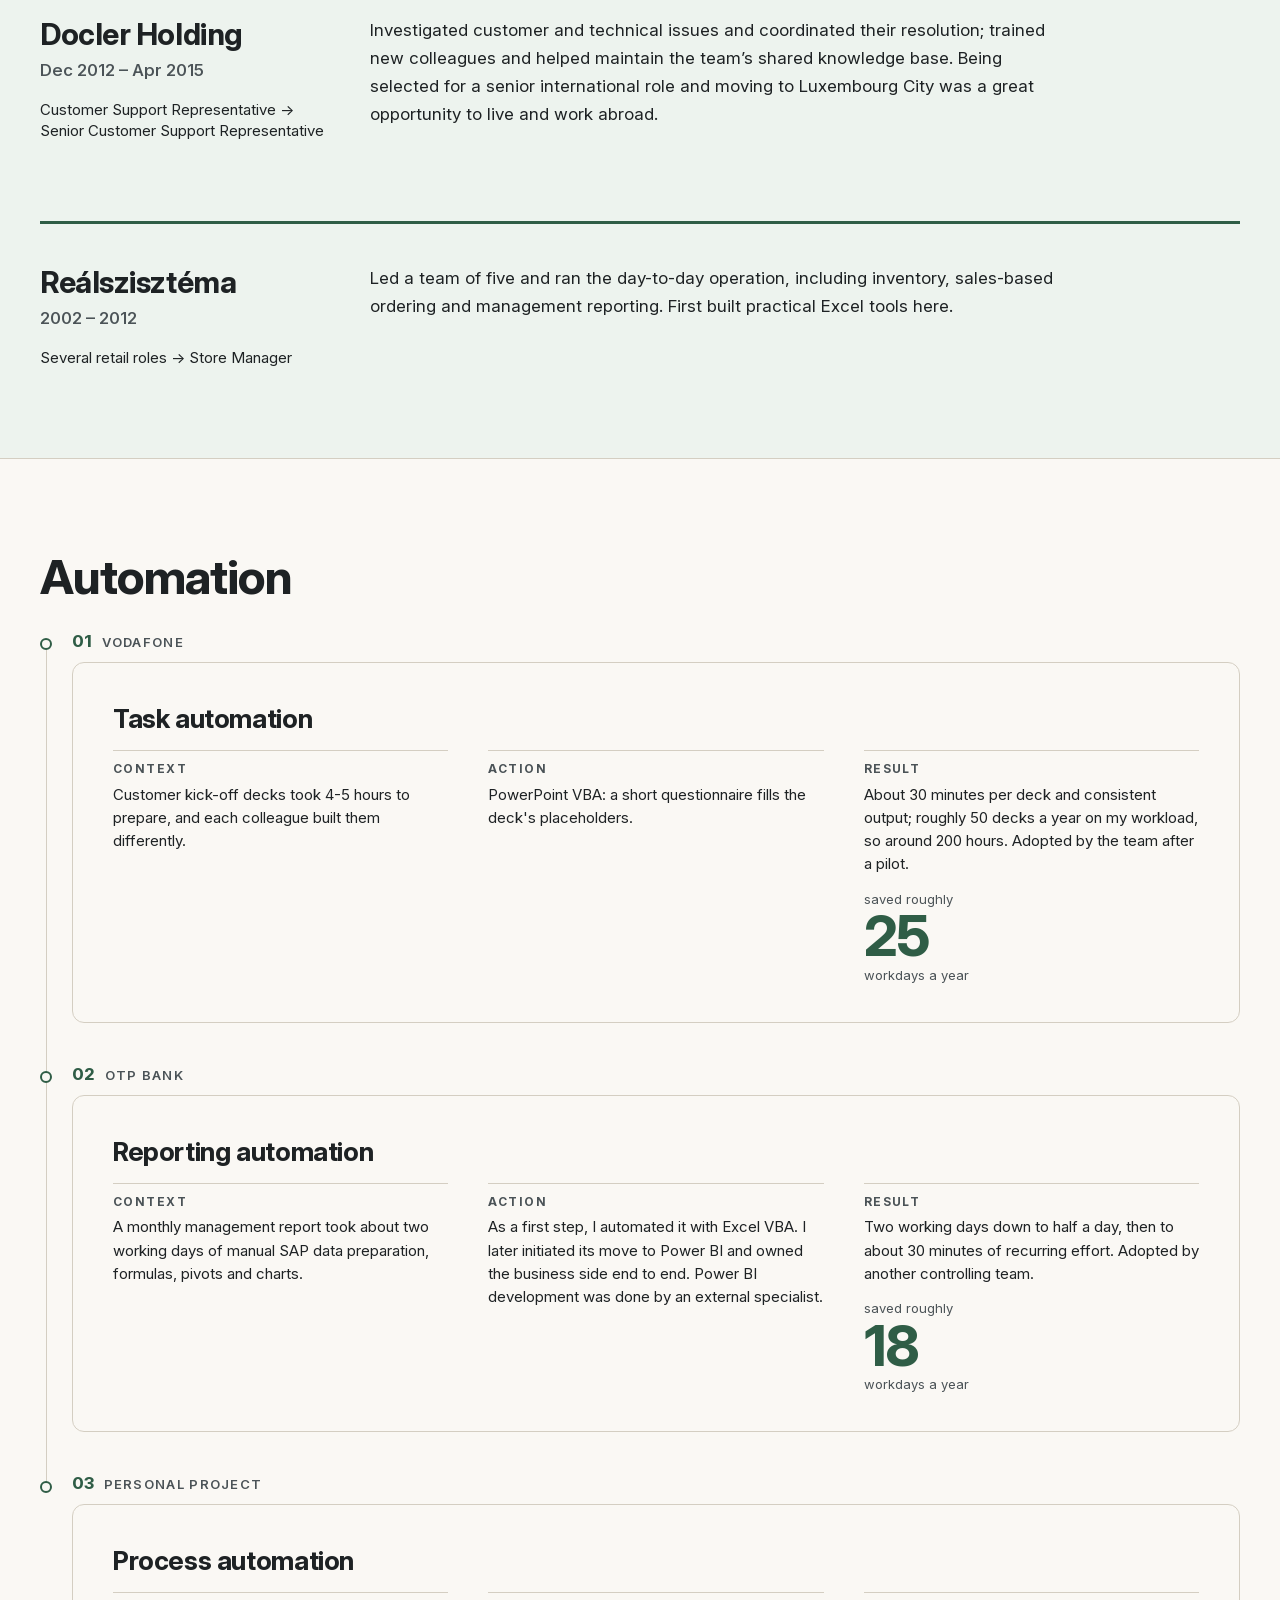
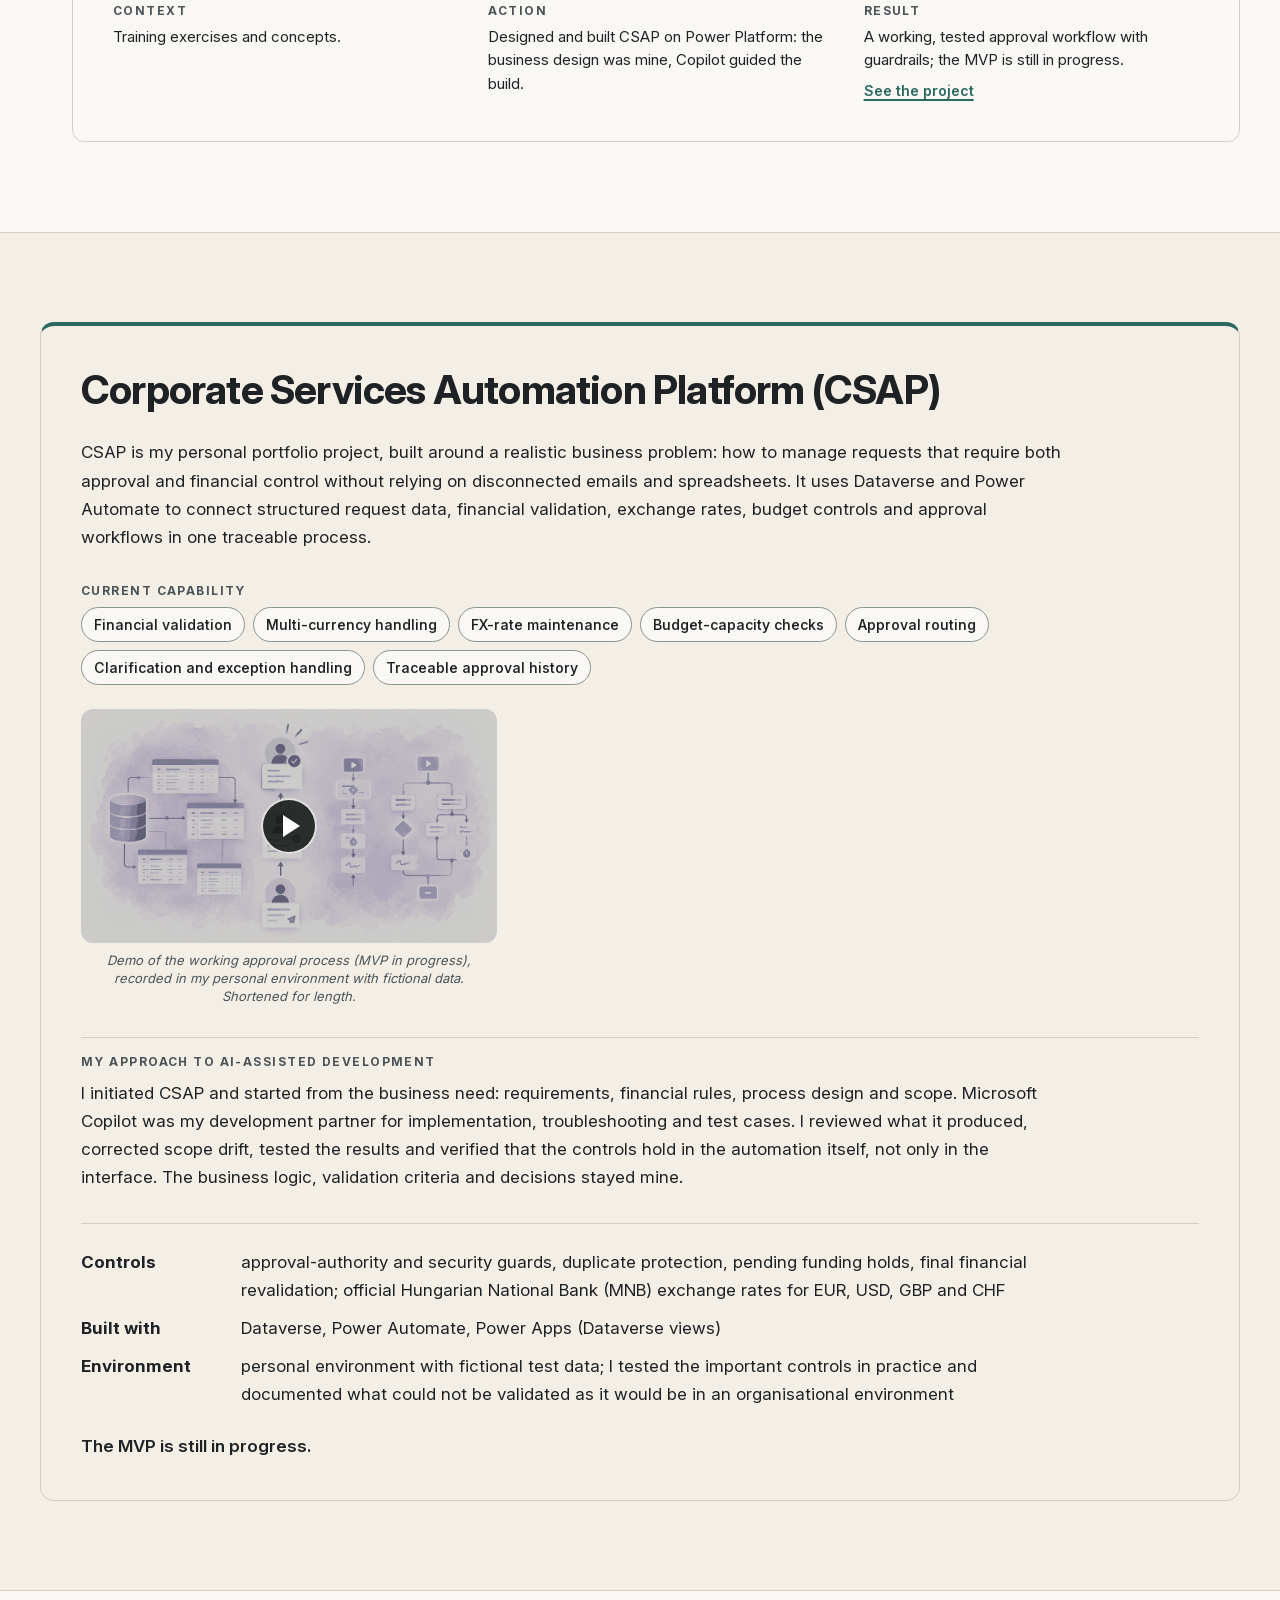
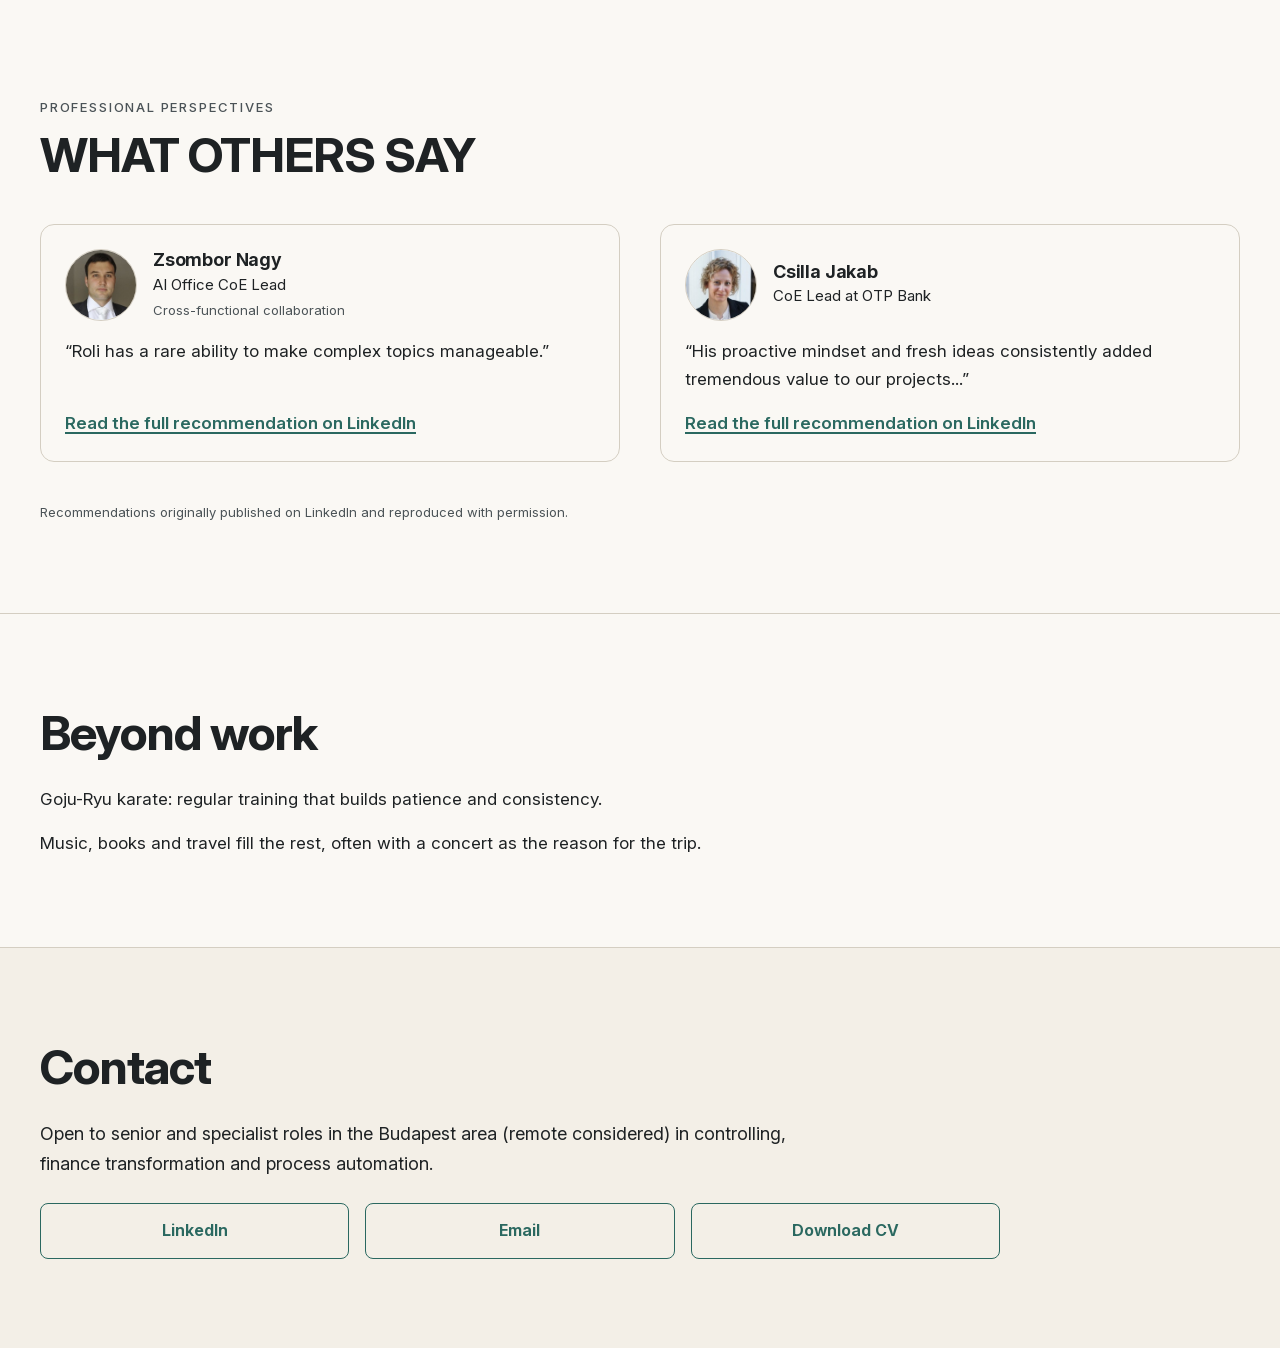
<file: en/index.html>
<!doctype html>
<html lang="en">
<head>
<meta charset="utf-8">
<meta name="viewport" content="width=device-width, initial-scale=1">
<title>Roland Malczanek</title>
<link rel="canonical" href="https://rolandmalczanek.com/">
<script>location.replace("/" + location.hash)</script>
<meta http-equiv="refresh" content="0; url=/">
</head>
<body>
<p><a href="/">Continue to the portfolio</a></p>
</body>
</html>
</file>
<file: assets/css/styles.css>
/* ==========================================================================
   Tokens
   Colours are semantic tokens defined once with light-dark(); the active
   scheme comes from the system preference (first visit) or from
   <html data-theme="light|dark"> (manual choice, set by assets/js).
   ========================================================================== */
@font-face {
  font-family: "Inter Variable";
  src: url("../fonts/InterVariable-latin.woff2") format("woff2");
  font-weight: 100 900;
  font-style: normal;
  font-display: swap;
}
/* Metric-matched fallback to limit layout shift while Inter loads */
/* Allura: registered only; not applied to any element yet. Self-hosted, SIL OFL (see assets/fonts/allura/OFL.txt). */
@font-face {
  font-family: "Allura";
  src: url("../fonts/allura/allura-regular.woff2") format("woff2");
  font-weight: 400;
  font-style: normal;
  font-display: swap;
}

@font-face {
  font-family: "Inter Fallback";
  src: local("Arial");
  size-adjust: 107.4%;
  ascent-override: 90.5%;
  descent-override: 22.6%;
  line-gap-override: 0%;
}

:root {
  color-scheme: light dark;

  --font-sans: "Inter Variable", "Inter Fallback", system-ui, -apple-system, "Segoe UI", Roboto, "Helvetica Neue", Arial, sans-serif;

  /* Surfaces and text */
  --color-bg: light-dark(#faf8f4, #181b1d);
  --color-surface: light-dark(#f3efe7, #212527);       /* sand */
  --color-surface-alt: light-dark(#e8eee9, #263030);   /* grey-green */
  --color-text: light-dark(#1e2224, #ece9e3);
  --color-muted: light-dark(#4b5357, #b2b8b5);
  --color-border: light-dark(#d4cec2, #3a4343);
  --color-border-strong: light-dark(#8a9490, #6d7977);

  /* Accent (muted sage / blue-green) */
  --color-accent: light-dark(#2a6860, #8ccdbf);
  --color-accent-hover: light-dark(#184840, #bde8dd);
  --color-accent-soft: light-dark(#dbe7e2, #2a3a37);
  --color-on-accent: light-dark(#faf8f4, #12201e);
  --color-focus: light-dark(#1b5f8c, #9fd0f0);

  /* Employer tones: subtle hints only, never corporate branding */
  --tone-otp-accent: light-dark(#2f5d46, #93c9a8);            /* muted forest / sage */
  --tone-otp-tint: light-dark(#edf3ee, #1b201e);
  --tone-vodafone-accent: light-dark(#85435a, #dba3b5);       /* muted dusty rose */
  --tone-vodafone-tint: light-dark(#f7eef0, #201c1e);
  --tone-docler-accent: light-dark(#6a5640, #d6c1a2);         /* warm sand / taupe */
  --tone-docler-tint: light-dark(#f3ede3, #201e1a);
  --tone-realszisztema-accent: light-dark(#735510, #d9b45c);  /* muted ochre, graphite ink */
  --tone-realszisztema-tint: light-dark(#f1ecd6, #1e1d19);

  /* About: one warm editorial family */
  --about-open-bg: light-dark(#f4ece0, #211d19);
  --about-karate-bg: light-dark(#efe5d6, #26201a);   --about-karate-accent: light-dark(#a23a2a, #f2937f);
  --about-reading-bg: light-dark(#f4efe5, #201f1c);  --about-reading-accent: light-dark(#6f5222, #d8b57b);
  --about-music-bg: light-dark(#e9dbc8, #2b2118);    --about-music-accent: light-dark(#8f3f12, #f1a874);
  --about-travel-bg: light-dark(#e6eae3, #1f2422);   --about-travel-accent: light-dark(#1d6761, #84d3cb);
  --about-ai-bg: light-dark(#e5e3ee, #1e1f2d);       --about-ai-accent: light-dark(#423d9c, #b7b4f4);
  --about-line: color-mix(in srgb, var(--color-text) 24%, transparent);

  /* Scale */
  --subhead-fs: 1.125rem;     /* shared subsection heading (Music: Concerts, Festivals) */
  --space-1: .5rem;
  --space-2: 1rem;
  --space-3: 1.5rem;
  --space-4: 2.5rem;
  --space-5: 5rem;
  --radius: .875rem;          /* cards: 14px */
  --radius-sm: .5rem;         /* controls */
  --measure: 70ch;
  --wrap: 75rem;              /* 1200px */
  --dur: 220ms;
  --ease: cubic-bezier(.4, 0, .2, 1);
  --reveal-dur: 600ms;
  --reveal-ease: cubic-bezier(.22, .61, .36, 1);
  --gutter: clamp(1rem, 4vw, 3rem);
  --section-y: clamp(3rem, 7vw, 6rem);
  --block-gap: clamp(2.5rem, 5vw, 4rem);
  --card-pad: var(--space-3);
  --built-fs: 1.0625rem;          /* one body size for every normal paragraph in Built */
  --ease-out: cubic-bezier(.22, 1, .36, 1);
  --tone-dur: 600ms;
  --header-h: 3.8125rem;      /* measured by main.js; this is the no-JS desktop estimate */
}
@media (max-width: 40rem) { :root { --header-h: 5rem; } }
:root[data-theme="light"] { color-scheme: light; }
:root[data-theme="dark"]  { color-scheme: dark; }

/* ==========================================================================
   Base
   ========================================================================== */
*, *::before, *::after { box-sizing: border-box; }
html { scroll-behavior: smooth; -webkit-text-size-adjust: 100%; scroll-padding-top: calc(var(--header-h) + var(--space-2)); }
body {
  margin: 0;
  font-family: var(--font-sans);
  font-size: 1.0625rem;
  line-height: 1.65;
  color: var(--color-text);
  background: var(--color-bg);
  overflow-wrap: break-word;
}
h1, h2, h3, h4 { line-height: 1.2; margin: 0; text-wrap: balance; }
p, ul, ol, dl, dd, figure { margin: 0; }
ul, ol { padding: 0; list-style: none; }
.wrap { width: min(100% - 2 * var(--space-2), var(--wrap)); margin-inline: auto; }
.wrap--wide { width: min(100% - 2 * var(--gutter), 90rem); }
.prose { max-width: var(--measure); }
.prose > * + * { margin-top: var(--space-2); }

a {
  color: var(--color-accent);
  text-underline-offset: .2em;
  text-decoration-thickness: 1px;
  transition: color var(--dur) var(--ease);
}
a:hover { color: var(--color-accent-hover); text-decoration-thickness: 2px; }
:focus-visible { outline: 3px solid var(--color-focus); outline-offset: 3px; border-radius: 3px; }
[hidden] { display: none !important; }
[tabindex="-1"]:focus { outline: none; }

.sr-only {
  position: absolute; width: 1px; height: 1px; margin: -1px; padding: 0;
  overflow: hidden; clip-path: inset(50%); white-space: nowrap; border: 0;
}

.skip-link {
  position: absolute; left: var(--space-2); top: -4rem;
  padding: var(--space-1) var(--space-2);
  background: var(--color-text); color: var(--color-bg);
  border-radius: var(--radius-sm); z-index: 10;
  transition: top var(--dur) var(--ease);
}
.skip-link:focus { top: var(--space-1); color: var(--color-bg); }

/* ==========================================================================
   Header: sticky, translucent, theme-aware. No auto-hide, no resizing on scroll.
   ========================================================================== */
.site-header {
  position: sticky; top: 0; z-index: 50;
  background: var(--color-bg);                       /* fallback: opaque when backdrop-filter is unavailable */
  border-bottom: 1px solid transparent;              /* reserved so the border never shifts layout */
  transition: border-color var(--dur) var(--ease);
}
@supports ((backdrop-filter: blur(1px)) or (-webkit-backdrop-filter: blur(1px))) {
  .site-header {
    background: color-mix(in srgb, var(--color-bg) 72%, transparent);
    -webkit-backdrop-filter: blur(10px) saturate(1.05);
    backdrop-filter: blur(10px) saturate(1.05);
  }
}
.site-header.is-scrolled, .no-js .site-header { border-bottom-color: var(--color-border); }
.header-inner {
  display: flex; flex-wrap: wrap; align-items: center;
  justify-content: space-between; gap: 0 var(--space-3);
  padding-block: .25rem;
}
.brand { color: var(--color-text); font-size: 1rem; font-weight: 700; text-decoration: none; text-transform: uppercase; letter-spacing: .1em; white-space: nowrap; }
.brand:hover { color: var(--color-accent); }
.nav-list { display: flex; flex-wrap: wrap; align-items: center; gap: 0 var(--space-3); }
.nav-list a, .theme-toggle {
  display: inline-flex; align-items: center; min-height: 2.75rem;
  color: var(--color-text); text-decoration: none; font-size: .875rem; font-weight: 500; letter-spacing: .08em;
}
.nav-list a:hover { color: var(--color-accent); text-decoration: underline; }
.lang-switch { font-weight: 650; padding-inline: .75rem; }
.nav-list .lang-switch {
  min-height: 2.25rem; border: 1px solid var(--color-border-strong); border-radius: var(--radius-sm);
}
.theme-toggle {
  justify-content: center; width: 2.75rem; padding: 0; cursor: pointer;
  background: none; border: 0; border-radius: var(--radius-sm);
  transition: color var(--dur) var(--ease);
}
.theme-toggle:hover { color: var(--color-accent); }
.theme-toggle svg { width: 1.25rem; height: 1.25rem; fill: none; stroke: currentColor; stroke-width: 1.8; stroke-linecap: round; stroke-linejoin: round; }
@media (max-width: 40rem) {
  /* Two stable rows on phones (brand, then navigation); never a third */
  .header-inner nav { width: 100%; }
  .nav-list { flex-wrap: nowrap; justify-content: space-between; gap: 0 .5rem; }
  .nav-list a { font-size: .75rem; letter-spacing: .05em; }
  .nav-list .lang-switch { padding-inline: .5rem; }
  .theme-toggle { width: 2.5rem; }
}
/* Header with collapsible navigation (en markup: .has-menu). Inline from 64rem; below that, JS users get a hamburger and a dropdown panel. Without JS the inline list remains. */
.has-menu .header-end { display: flex; align-items: center; gap: 0 var(--space-3); }
.has-menu .nav-toggle { display: none; }
.has-menu .nav-backdrop { display: none; }
@media (max-width: 40rem) {
  .has-menu .header-end { width: 100%; }
  .has-menu .header-end nav { flex: 1 1 auto; }
  .has-menu .theme-toggle { width: 2.5rem; }
}
@media (max-width: 63.99rem) {
  .js { --header-h: 3.8125rem; }
  .js .has-menu .header-inner { flex-wrap: nowrap; }
  .js .has-menu .header-end { width: auto; margin-left: auto; gap: 0 .25rem; }
  .js .has-menu .header-end nav {
    position: absolute; top: 100%; left: 0; right: 0; z-index: 2; flex: none;
    background: var(--color-bg); border-bottom: 1px solid var(--color-border);
    box-shadow: 0 .75rem 1.5rem -1rem rgba(0, 0, 0, .35);
    visibility: hidden; opacity: 0; transform: translateY(-.375rem);
    transition: opacity var(--dur) var(--ease), transform var(--dur) var(--ease), visibility 0s linear var(--dur);
  }
  .js .has-menu.is-menu-open .header-end nav { visibility: visible; opacity: 1; transform: none; transition-delay: 0s; }
  .js .has-menu .nav-list { flex-direction: column; flex-wrap: nowrap; align-items: stretch; gap: 0; width: min(100%, 75rem); margin-inline: auto; padding: .25rem var(--space-2) .5rem; }
  .js .has-menu .nav-list li + li { border-top: 1px solid var(--color-border); }
  .js .has-menu .nav-list a { display: flex; min-height: 3.25rem; font-size: .9375rem; letter-spacing: .08em; }
  .js .has-menu .nav-toggle {
    display: inline-flex; align-items: center; justify-content: center; width: 2.75rem; min-height: 2.75rem; padding: 0;
    background: none; border: 0; border-radius: var(--radius-sm); color: var(--color-text); cursor: pointer;
  }
  .js .has-menu .nav-toggle[hidden] { display: none; }
  .js .has-menu .nav-toggle:hover { color: var(--color-accent); }
  .nav-toggle__bars, .nav-toggle__bars::before, .nav-toggle__bars::after {
    display: block; width: 1.25rem; height: 2px; background: currentColor; border-radius: 1px;
    transition: transform var(--dur) var(--ease), background-color var(--dur) var(--ease);
  }
  .nav-toggle__bars { position: relative; }
  .nav-toggle__bars::before, .nav-toggle__bars::after { content: ""; position: absolute; left: 0; }
  .nav-toggle__bars::before { top: -.375rem; }
  .nav-toggle__bars::after { top: .375rem; }
  .is-menu-open .nav-toggle__bars { background: transparent; }
  .is-menu-open .nav-toggle__bars::before { transform: translateY(.375rem) rotate(45deg); }
  .is-menu-open .nav-toggle__bars::after { transform: translateY(-.375rem) rotate(-45deg); }
  .js .has-menu .nav-backdrop { display: block; position: absolute; top: 100%; left: 0; right: 0; height: 100vh; z-index: 1; background: rgba(0, 0, 0, .28); opacity: 0; visibility: hidden; transition: opacity var(--dur) var(--ease), visibility 0s linear var(--dur); }
  .js .has-menu.is-menu-open .nav-backdrop { opacity: 1; visibility: visible; transition-delay: 0s; }
}
@media (prefers-reduced-motion: reduce) {
  .has-menu .header-end nav, .nav-backdrop, .nav-toggle__bars, .nav-toggle__bars::before, .nav-toggle__bars::after { transition: none !important; }
}
.theme-toggle .icon-sun { display: none; }
.theme-toggle[aria-pressed="true"] .icon-sun { display: block; }
.theme-toggle[aria-pressed="true"] .icon-moon { display: none; }

/* ==========================================================================
   Hero and sections
   ========================================================================== */
.hero {
  display: flex; flex-direction: column;
  min-height: calc(100vh - var(--header-h));
  min-height: calc(100svh - var(--header-h));
}
.hero__inner { flex: 1; display: flex; flex-direction: column; container-type: inline-size; padding-block: clamp(2rem, 6svh, 4.5rem) clamp(1rem, 3svh, 2rem); }
.hero__main { flex: 1; display: flex; flex-direction: column; justify-content: center; align-items: flex-start; }
.eyebrow { margin: 0 0 var(--space-3); color: var(--color-muted); font-size: .8125rem; font-weight: 500; letter-spacing: .14em; text-transform: uppercase; }
.hero h1 {
  --hero-fs: 16.5cqi;                         /* mobile: line 3 breaks once, after its first words */
  margin: 0 0 var(--space-4); font-size: min(var(--hero-fs), 14svh);
  line-height: 1.02; letter-spacing: -.035em; font-weight: 760; text-wrap: initial;
}
@media (min-width: 40rem) { .hero h1 { --hero-fs: 15cqi; } }
@media (min-width: 64rem) { .hero h1 { --hero-fs: 9.4cqi; } }
html[lang="hu"] .hero h1 { --hero-fs: 12.2cqi; }
@media (min-width: 40rem) { html[lang="hu"] .hero h1 { --hero-fs: 9cqi; } }
@media (min-width: 64rem) { html[lang="hu"] .hero h1 { --hero-fs: 9.2cqi; } }
@media (max-height: 48rem) {
  .hero__inner { padding-block: 1.25rem .5rem; }
  .eyebrow { margin-bottom: var(--space-2); }
  .hero h1 { margin-bottom: var(--space-3); }
  .hero__cta { margin-top: var(--space-3); }
}
.hero__line { display: block; }
.hero__line--accent { color: var(--color-accent); }
.hero .nb { white-space: nowrap; }
.lead { max-width: 44rem; margin: 0; text-wrap: balance; font-size: clamp(1.125rem, 1rem + .6vw, 1.4rem); color: var(--color-muted); }
.hero__cta { margin-top: var(--space-4); }
.btn {
  display: inline-flex; align-items: center; min-height: 3rem; padding: 0 1.5rem;
  font-weight: 600; font-size: 1rem; letter-spacing: .01em; text-decoration: none;
  color: var(--color-on-accent); background: var(--color-accent); border-radius: var(--radius-sm);
  transition: background-color var(--dur) var(--ease);
}
.btn:hover { color: var(--color-on-accent); background: var(--color-accent-hover); }
.scroll-cue {
  align-self: flex-start; display: inline-flex; align-items: center; gap: .5rem; min-height: 2.75rem;
  color: var(--color-muted); font-size: .75rem; font-weight: 500; letter-spacing: .14em; text-transform: uppercase; text-decoration: none;
}
.scroll-cue:hover { color: var(--color-text); text-decoration: none; }
.scroll-cue svg { width: 1rem; height: 1rem; fill: none; stroke: currentColor; stroke-width: 2; stroke-linecap: round; stroke-linejoin: round; }

.section { padding-block: var(--section-y); border-top: 1px solid var(--color-border); }
.section--tint { background: var(--color-surface); }
.section__head { margin-bottom: var(--space-3); max-width: var(--measure); }
.section__head h2 { font-size: clamp(1.875rem, 1.3rem + 2.4vw, 3rem); letter-spacing: -.02em; font-weight: 720; }
.section__head p { margin-top: var(--space-2); color: var(--color-muted); }
.subhead { margin: 0 0 var(--space-2); font-size: clamp(1.375rem, 1.1rem + 1.1vw, 1.875rem); letter-spacing: -.015em; font-weight: 680; }

/* ==========================================================================
   Shared small-caps labels (one definition; colour set per component)
   ========================================================================== */
.proof-label, .facts-label, .stage__kind, .stage__flow dt, .csap__eyebrow, .about-ch__label,
.evidence__block h4, .results-practice h4 {
  font-size: .75rem; font-weight: 700; letter-spacing: .12em; line-height: 1.4; text-transform: uppercase;
}
.proof-label, .facts-label { color: var(--color-muted); }

/* ==========================================================================
   Cards and disclosures
   ========================================================================== */
.card-grid { display: grid; gap: var(--space-3); grid-template-columns: minmax(0, 1fr); }
@media (min-width: 40rem) { .card-grid { grid-template-columns: repeat(2, minmax(0, 1fr)); } }
@media (min-width: 70rem) { .card-grid { grid-template-columns: repeat(3, minmax(0, 1fr)); } }
/* With JS the grid aligns to the top and main.js gives every collapsed card the same height,
   so an expanded card grows alone and never leaves empty space in its neighbours. */
.js .card-grid { align-items: start; }
.card-grid > li { display: flex; }
.card {
  flex: 1; min-width: 0; display: flex; flex-direction: column;
  padding: var(--card-pad); border: 1px solid var(--color-border); border-radius: var(--radius);
  background: var(--color-surface); transition: border-color var(--dur) var(--ease);
}
.section--tint .card { background: var(--color-bg); }
.card:hover, .card:focus-within { border-color: var(--color-border-strong); }
.card__title { font-size: 1.25rem; font-weight: 680; letter-spacing: -.01em; transition: color var(--dur) var(--ease); }
.card:hover .card__title, .card:focus-within .card__title { color: var(--color-accent); }
.card__claim { margin: var(--space-1) 0 var(--space-2); }
.card__sub { margin-top: .25rem; color: var(--color-muted); font-size: .9375rem; }
.proof-card .disclosure-btn { margin-top: auto; align-self: flex-start; }

.disclosure-btn {
  display: inline-flex; align-items: center; gap: .5rem; min-height: 2.75rem; padding: 0 1rem;
  font: inherit; font-size: .9375rem; font-weight: 600; color: var(--color-accent); cursor: pointer;
  background: transparent; border: 1px solid var(--color-accent); border-radius: var(--radius-sm);
  transition: color var(--dur) var(--ease), background-color var(--dur) var(--ease), border-color var(--dur) var(--ease);
}
.disclosure-btn:hover { background: var(--color-accent-soft); color: var(--color-accent-hover); border-color: var(--color-accent-hover); }
.disclosure-btn svg { width: 1rem; height: 1rem; fill: none; stroke: currentColor; stroke-width: 2.2; stroke-linecap: round; stroke-linejoin: round; transition: transform var(--dur) var(--ease); }
.disclosure-btn[aria-expanded="true"] svg { transform: rotate(180deg); }
.disclosure-panel__inner > :first-child { margin-top: var(--space-3); }
.disclosure-panel__inner > * + * { margin-top: var(--space-2); }
.proof-points { display: grid; gap: var(--space-1); padding-left: 1.25rem; list-style: disc; }
.proof-points li::marker { color: var(--color-accent); }
.deep-link { display: inline-block; font-weight: 600; }
.deep-link::after { content: " \2192"; }

/* With JS: panels collapse. Without JS: buttons are hidden and all content stays visible. */
.no-js .disclosure-btn { display: none; }
.no-js .disclosure-panel__inner > :first-child { margin-top: var(--space-2); }
.js .disclosure-panel {
  display: grid; grid-template-rows: 0fr; visibility: hidden;
  transition: grid-template-rows var(--dur) var(--ease), visibility 0s linear var(--dur);
}
.js .disclosure-btn[aria-expanded="true"] + .disclosure-panel { grid-template-rows: 1fr; visibility: visible; transition-delay: 0s; }
.js .disclosure-panel__inner { overflow: hidden; min-height: 0; }
.js .disclosure-panel.is-instant { transition: none; }

.btn--ghost { color: var(--color-accent); background: transparent; border: 1px solid var(--color-accent); }
.btn--ghost:hover { color: var(--color-accent-hover); background: var(--color-accent-soft); }
.coming-soon { margin-left: .5rem; white-space: nowrap; padding: .1rem .5rem; border: 1px solid currentColor; border-radius: 99px; font-size: .6875rem; font-weight: 650; letter-spacing: .08em; text-transform: uppercase; }
[aria-disabled="true"] { cursor: not-allowed; }
.btn--ghost[aria-disabled="true"] { color: var(--color-muted); border-color: var(--color-border-strong); background: transparent; }

/* ==========================================================================
   Story disclosure (accordion): teaser and full story share one area.
   The area animates between two measured heights and returns to natural height
   when idle, so nothing can stay clipped. No JS: the full story is shown.
   ========================================================================== */
.story__btn { margin-top: var(--space-2); font-size: .8125rem; letter-spacing: .08em; text-transform: uppercase; }
.story__stage { position: relative; }
.no-js .story__teaser, .no-js .story__btn { display: none; }
.js .story__stage { display: grid; grid-template-columns: minmax(0, 1fr); align-items: start; transition: height 600ms var(--ease-out); }
.js .story.is-open > .story__stage, .js .story.is-open .story__stage { transition-duration: 650ms; }
.js .story[data-state="opening"] .story__stage, .js .story[data-state="closing"] .story__stage { overflow: hidden; }
.js .story__teaser, .js .story__full { grid-area: 1 / 1; min-width: 0; }
.js .story:not([data-state]) .story__full, .js .story[data-state="closed"] .story__full, .js .story[data-state="open"] .story__teaser { display: none; }
.js .story__teaser { opacity: 1; transition: opacity 400ms var(--ease-out) 200ms; }
.js .story.is-open .story__teaser { opacity: 0; transition: opacity 240ms ease; }
.js .story__full { opacity: 0; transform: translateY(10px); transition: opacity 240ms ease, transform 240ms ease; }
.js .story.is-open .story__full { opacity: 1; transform: none; transition: opacity 450ms var(--ease-out) 200ms, transform 550ms var(--ease-out) 200ms; }
.story__teaser > * + *, .story__full > * + * { margin-top: var(--space-2); }

/* ==========================================================================
   Built
   ========================================================================== */
.story__teaser p, .story__full p, .csap__overview p, .portfolio-card .prose p, .stage__endpoint, .journey-lead {
  font-size: var(--built-fs); line-height: 1.65; color: var(--color-text);
}
.journey-lead { color: var(--color-muted); }
.story__full .facts-label { font-size: .75rem; line-height: 1.4; }
.story__full .story__note { color: var(--color-muted); font-size: .9375rem; font-style: italic; }
.reporting { max-width: var(--measure); }
.journey-intro, .built-more { margin-top: var(--block-gap); }
.built-more { display: grid; gap: var(--space-4); }
.journey-lead { margin-bottom: var(--space-2); }
.section__head + .journey-intro { margin-top: 0; }
.journey-path { display: flex; flex-wrap: wrap; gap: .25rem .5rem; margin-bottom: var(--space-4); color: var(--color-muted); font-size: .8125rem; font-weight: 650; letter-spacing: .08em; text-transform: uppercase; }
.journey-path li { display: inline-flex; align-items: center; gap: .5rem; }
.journey-path li:not(:last-child)::after { content: "\2192"; }
.journey-path a { display: inline-block; padding-block: .625rem; color: inherit; text-decoration: none; }
.journey-path a:hover { color: var(--color-accent); text-decoration: underline; }

/* Automation Journey: one continuous far-left timeline with numbered circles.
   Desktop: left summary (circle, eyebrow, title, progression) + right story. Mobile: title, story, control, progression. */
.journey { --journey-progress: 0; position: relative; isolation: isolate; display: grid; gap: var(--block-gap); padding-left: 2.25rem; counter-reset: stage; }
.journey::before, .journey::after { content: ""; position: absolute; z-index: -1; left: .6875rem; top: .75rem; width: 2px; border-radius: 2px; }
.journey::before { bottom: var(--journey-end, .75rem); background: var(--color-border); }
.journey::after { height: 0; background: var(--color-accent); }
.journey.is-live::after { height: calc((100% - .75rem - var(--journey-end, .75rem)) * var(--journey-progress)); }
.stage { position: relative; display: grid; grid-template-columns: minmax(0, 1fr); gap: var(--space-2) var(--space-5); }
.stage::before {
  counter-increment: stage; content: counter(stage);
  position: absolute; left: -2.25rem; top: .15rem; width: 1.5rem; height: 1.5rem;
  display: grid; place-items: center; border-radius: 50%; font-size: .75rem; font-weight: 700;
  color: var(--color-muted); background: var(--color-bg); border: 2px solid var(--color-border-strong);
  transition: background-color var(--dur) var(--ease), color var(--dur) var(--ease), border-color var(--dur) var(--ease);
}
.stage.is-reached::before { background: var(--color-accent); border-color: var(--color-accent); color: var(--color-on-accent); }
.stage--end::before { content: ""; counter-increment: none; }
.stage__summary { display: contents; }
.stage__head { order: 1; }
.stage__endbody { order: 2; }
.stage__endbody .stage__more { margin-top: var(--space-1); }
.stage > .story { order: 2; }
.stage__flow { order: 3; }
@media (min-width: 62rem) {
  .stage { grid-template-columns: minmax(0, 5fr) minmax(0, 7fr); align-items: start; }
  .stage__summary { display: block; position: sticky; align-self: start; top: calc(var(--header-h) + var(--ctx-offset, 0px) + var(--space-3)); }
  .stage > .story { order: 0; max-width: var(--measure); }
}
/* Journey visuals: one static slot per numbered milestone. Mobile/tablet portrait: after the progression. Two-column layout: right column, directly below the story and its control. */
.stage__visual {
  order: 4; justify-self: start; align-self: start; width: min(100%, 15rem); height: auto; aspect-ratio: 2 / 1;
  margin-top: var(--space-1); opacity: .88;
  -webkit-mask-image: linear-gradient(to right, transparent, #000 7%, #000 93%, transparent), linear-gradient(to bottom, transparent, #000 9%, #000 91%, transparent);
  -webkit-mask-composite: source-in;
  mask-image: linear-gradient(to right, transparent, #000 7%, #000 93%, transparent), linear-gradient(to bottom, transparent, #000 9%, #000 91%, transparent);
  mask-composite: intersect;
}
/* Dark theme: the pale artwork is only dimmed (no filter, inversion or recolouring) so it reads as part of the page, not a white panel */
@media (prefers-color-scheme: dark) { :root:not([data-theme="light"]) .stage__visual { opacity: .78; } }
:root[data-theme="dark"] .stage__visual { opacity: .78; }
@media (min-width: 48rem) { .stage__visual { width: min(100%, 17rem); } }
@media (min-width: 62rem) {
  .stage[data-stage] { grid-template-rows: auto 1fr; }
  .stage[data-stage] > .stage__summary { grid-column: 1; grid-row: 1 / span 2; }
  .stage[data-stage] > .story { grid-column: 2; grid-row: 1; }
  .stage__visual { grid-column: 2; grid-row: 2; align-self: center; justify-self: center; width: min(100%, 15rem); margin-block: var(--space-2); }
}
@media (min-width: 72rem) { .stage__visual { width: min(100%, 18.75rem); } }
/* Journey figure: image plus caption share one slot; same placement as the bare image above. Hidden together on mobile. */
.stage__figure { order: 4; margin: var(--space-1) 0 0; justify-self: start; align-self: start; width: min(100%, 15rem); }
.stage__figure .stage__visual { display: block; width: 100%; margin-top: 0; }
@media (min-width: 48rem) { .stage__figure { width: min(100%, 17rem); } }
@media (min-width: 62rem) { .stage__figure { grid-column: 2; grid-row: 2; align-self: center; justify-self: center; width: min(100%, 15rem); margin-block: var(--space-2); } }
@media (min-width: 72rem) { .stage__figure { width: min(100%, 18.75rem); } }
@media (max-width: 40rem) { .stage__figure:not(.stage__figure--video) { display: none; } .stage__figure--video { width: 100%; } }
/* Step 4 demo video (inactive): same slot as the illustrations, 3:2 poster, stays visible on mobile once enabled */
.stage__figure video { display: block; width: 100%; height: auto; aspect-ratio: 16 / 9; object-fit: cover; border-radius: var(--radius-sm); }
.stage__caption { margin-top: .5rem; text-align: center; color: var(--color-muted); font-size: .8125rem; font-style: italic; line-height: 1.4; }
/* Editorial interlude inside the Journey: not a numbered milestone (no node, no progression, no sticky summary) */
.interlude { padding-block: var(--space-4); border-block: 1px solid var(--color-border); }
.interlude__title { margin-bottom: var(--space-1); color: var(--color-accent); font-size: .8125rem; font-weight: 650; letter-spacing: .08em; text-transform: uppercase; }
.interlude .story__stage { max-width: var(--measure); }
.stage__kind { margin-bottom: .375rem; color: var(--color-accent); }
.stage h3 { font-size: clamp(1.375rem, 1.1rem + 1.2vw, 2rem); font-weight: 700; letter-spacing: -.015em; }
.stage__more { margin-top: var(--space-1); }
.deep-link-arrow { display: inline-block; padding-block: .5rem; font-size: .8125rem; font-weight: 650; letter-spacing: .08em; text-transform: uppercase; }
.deep-link-arrow::after { content: " \2192"; }
/* Permanent three-stage progression: separated by spacing, type and horizontal rules only */
.stage__flow { display: grid; margin-top: var(--space-3); }
.stage__flow > div { padding: var(--space-2) 0; border-top: 1px solid var(--color-border); }
.stage__flow > div:last-child { border-bottom: 1px solid var(--color-border); }
.stage__flow dt { margin-bottom: .25rem; color: var(--color-muted); }
.stage__flow > div:nth-child(2) dt { color: var(--color-accent); }
.stage__flow > div:last-child dt { color: var(--color-text); }
.stage__flow dd { font-size: .9375rem; line-height: 1.5; }
/* Journey disclosure control: simple text link when the layout is a single column */
@media (max-width: 61.99rem) {
  .stage .story__btn, .interlude .story__btn { min-height: 2.75rem; margin-top: var(--space-1); padding: 0 .5rem; margin-left: -.5rem; border: 0; border-radius: var(--radius-sm); background: transparent; }
  .stage .story__btn:hover, .interlude .story__btn:hover { background: transparent; text-decoration: underline; }
  .stage .story__btn svg, .interlude .story__btn svg { display: none; }
  .stage .story__btn::after, .interlude .story__btn::after { content: "\2193"; }
  .stage .story__btn[aria-expanded="true"]::after, .interlude .story__btn[aria-expanded="true"]::after { content: "\2191"; }
}
.media-link { font-weight: 600; text-decoration-thickness: 2px; }

.facts-list { display: grid; gap: .375rem; margin-top: .5rem; padding-left: 1.1rem; list-style: disc; font-size: .9375rem; }
.facts-list li::marker { color: var(--color-accent); }
.dot-list { display: flex; flex-wrap: wrap; margin-top: .375rem; font-weight: 550; }
.dot-list li:not(:last-child)::after { content: "\00b7"; margin-inline: .6rem; color: var(--color-muted); }
.chips { display: flex; flex-wrap: wrap; gap: .5rem; margin-top: .5rem; }
.chips li { padding: .3rem .75rem; border: 1px solid var(--color-border-strong); border-radius: 99px; background: var(--color-bg); font-size: .875rem; font-weight: 550; }
.principle { margin-top: var(--space-3); padding-top: var(--space-2); border-top: 1px solid var(--color-border); }
.principle__statement { margin-top: .25rem; font-size: var(--built-fs); font-weight: 650; }
.principle__own { display: grid; gap: .25rem; margin-top: .5rem; color: var(--color-muted); font-size: .9375rem; }

.csap, .portfolio-card { padding: var(--card-pad); border: 1px solid var(--color-border); border-radius: var(--radius); background: var(--color-surface); }
@media (min-width: 48rem) { .csap, .portfolio-card { padding: var(--space-4); } }
.csap { border-top: 4px solid var(--color-accent); }
.csap__eyebrow { margin-bottom: .25rem; color: var(--color-accent); }
.csap__title { font-size: clamp(1.5rem, 1.1rem + 1.8vw, 2.5rem); font-weight: 720; letter-spacing: -.02em; }
.csap__overview { max-width: var(--measure); margin-top: var(--space-3); }
.csap__capability { margin-top: var(--space-3); }
.csap__capability .principle { margin-top: var(--space-2); }
.csap__controls { display: flex; flex-wrap: wrap; align-items: center; gap: var(--space-2); margin-top: var(--space-3); }
.csap__controls .story__btn { margin-top: 0; min-height: 3rem; }
.csap .story__full { padding-top: var(--space-4); }
.csap .story__full > p { max-width: var(--measure); }
.csap__lists { display: grid; gap: var(--space-3); margin-top: var(--space-3); grid-template-columns: repeat(auto-fit, minmax(min(100%, 18rem), 1fr)); }
/* Project card: one body size; on desktop text blocks use 88% of the card's inner width (at least as wide as the first chip row), 2rem gaps between blocks */
.csap__overview { max-width: none; }
.csap .principle .csap__overview { margin-top: .5rem; }
.csap__capability, .csap .principle { margin-top: 2rem; }
.csap .facts-list { gap: .6rem; font-size: var(--built-fs); line-height: 1.65; }
@media (min-width: 64rem) { .csap__overview, .csap .facts-list, .csap__facts { max-width: 88%; } }
.csap__facts { display: grid; gap: .6rem; margin-top: .5rem; font-size: var(--built-fs); line-height: 1.65; }
.csap__facts > div { display: grid; gap: 0; }
.csap__facts dt { font-weight: 700; }
.csap__facts dd { margin: 0; }
@media (min-width: 48rem) { .csap__facts > div { grid-template-columns: 9rem minmax(0, 1fr); gap: var(--space-2); } }
.csap p, .csap li, .csap dd { text-wrap: pretty; }
/* Intro: the second sentence starts on its own line (small gap) on mobile and in portrait; one continuous paragraph on desktop and landscape */
@media (max-width: 47.99rem), (orientation: portrait) { .csap__second { display: block; margin-top: var(--space-1); } }
.csap h2, .csap h3 { text-wrap: balance; }
.portfolio-card__title { font-size: clamp(1.375rem, 1.05rem + 1.4vw, 2rem); }
.portfolio-card .prose { margin-top: var(--space-2); max-width: var(--measure); }
.portfolio-card .prose > * + *, .csap__overview > * + * { margin-top: var(--space-2); }

/* Reusable media components: markup is prepared (as comments) in the pages; nothing renders until media exists */
.media-figure { margin: 0; }
.media-figure img { display: block; width: 100%; height: auto; border-radius: var(--radius-sm); }
.media-figure figcaption { margin-top: .5rem; color: var(--color-muted); font-size: .875rem; }
.media-pair { display: grid; gap: var(--space-2); margin-top: var(--space-2); grid-template-columns: repeat(auto-fit, minmax(min(100%, 16rem), 1fr)); }

/* ==========================================================================
   Career: employer chapters, role progression, tone transitions
   Tone (set on #career by main.js from the dominant employer; per chapter without JS)
   changes only: background tint, markers, heading accents, links, result details.
   ========================================================================== */
.career { --t-accent: var(--tone-otp-accent); --t-tint: var(--tone-otp-tint); }
.career { background-color: var(--t-tint); transition: background-color var(--tone-dur) var(--ease); }
.career a { color: var(--t-accent); transition: color var(--tone-dur) var(--ease); }
.career a:hover { color: color-mix(in srgb, var(--t-accent) 65%, var(--color-text)); }

.employers { display: grid; gap: var(--space-5); }
.employer { display: grid; gap: var(--space-3); padding-top: var(--space-4); border-top: 3px solid var(--t-accent); transition: border-color var(--tone-dur) var(--ease); }
@media (min-width: 62rem) {
  .employer { grid-template-columns: minmax(14rem, 1fr) 3fr; gap: var(--space-4); align-items: start; }
  .employer__label { position: sticky; top: calc(var(--header-h) + var(--ctx-offset, 0px) + var(--space-3)); }
}
.employer__name { font-size: clamp(1.375rem, 1.1rem + 1.1vw, 1.875rem); font-weight: 720; letter-spacing: -.015em; }
.employer__mark { display: inline-block; width: .6em; height: .6em; margin-right: .5em; background: var(--t-accent); transition: background-color var(--tone-dur) var(--ease); }
[data-employer="otp"] .employer__mark { border-radius: 50%; }
[data-employer="vodafone"] .employer__mark { clip-path: polygon(50% 0, 100% 50%, 50% 100%, 0 50%); }
[data-employer="docler"] .employer__mark { border-radius: 18%; }
[data-employer="realszisztema"] .employer__mark { clip-path: polygon(50% 5%, 100% 95%, 0 95%); }
.employer__period { margin-top: .25rem; color: var(--color-muted); font-weight: 550; font-variant-numeric: tabular-nums; }
.employer__roles { margin-top: var(--space-2); font-size: .9375rem; line-height: 1.35; }
.progression { display: grid; gap: .5rem; margin-top: var(--space-2); }
.progression li { position: relative; padding-left: 1.5rem; font-size: .9375rem; line-height: 1.35; }
.progression li::before { content: ""; position: absolute; left: 0; top: .2em; width: .75rem; height: .75rem; border-radius: 50%; border: 2px solid var(--t-accent); background: var(--color-bg); transition: border-color var(--tone-dur) var(--ease), background-color var(--tone-dur) var(--ease); }
.progression li.is-latest::before { background: var(--t-accent); }
.progression li:not(:last-child)::after { content: ""; position: absolute; left: calc(.375rem - 1px); top: 1.1em; bottom: -.6em; width: 2px; background: var(--color-border-strong); }
.employer__body > * + * { margin-top: var(--space-3); }
.employer__summary { max-width: var(--measure); font-size: 1.0625rem; }
.roles { display: grid; gap: var(--space-4); max-width: var(--measure); }
.role { padding-left: var(--space-3); border-left: 2px solid var(--t-accent); transition: border-color var(--tone-dur) var(--ease); }
.role h4 { font-size: 1.125rem; font-weight: 680; }
.role__period { margin-top: .125rem; color: var(--color-muted); font-size: .9375rem; font-weight: 550; font-variant-numeric: tabular-nums; }
.bullets { display: grid; gap: var(--space-2); margin-top: var(--space-2); padding-left: 1.25rem; list-style: disc; }
.bullets li::marker { color: var(--t-accent); }
.prose--career { max-width: var(--measure); }
.prose--career > * + * { margin-top: var(--space-2); }
.results-practice { max-width: var(--measure); }
.results-practice h4, .evidence__block h4 { margin-bottom: .5rem; color: var(--t-accent); transition: color var(--tone-dur) var(--ease); }
.evidence__grid { display: grid; gap: var(--space-3); padding: var(--space-3); border: 1px solid var(--color-border); border-radius: var(--radius); background: var(--color-bg); }
@media (min-width: 48rem) { .evidence__grid { grid-template-columns: 1fr 1fr; } }
.evidence__list { display: grid; gap: .5rem; padding-left: 1.1rem; list-style: disc; font-size: .9375rem; }
.evidence__list li::marker { color: var(--t-accent); }
.evidence__block--recognition { padding-left: var(--space-2); border-left: 3px solid var(--t-accent); transition: border-color var(--tone-dur) var(--ease); }
.evidence__block--recognition h4::before { content: "\2605\00a0"; }
.recognition + .recognition { margin-top: var(--space-2); }
.recognition__title { font-weight: 680; }
/* Recognition proof images: each sits directly under its own item, same frame, natural aspect ratio */
.proof { display: block; margin-top: var(--space-2); border: 1px solid var(--color-border); border-radius: var(--radius-sm); overflow: hidden; background: var(--color-surface); line-height: 0; }
.proof img { display: block; width: 100%; height: auto; }
.proof--certificate { max-width: 18rem; }
.proof--award { max-width: 15rem; }
.proof:focus-visible { border-radius: var(--radius-sm); }
/* Image enlargement: the button exists only when JavaScript upgrades .proof[data-enlarge] */
.proof__btn { position: relative; display: block; width: 100%; margin: 0; padding: 0; border: 0; background: none; color: inherit; font: inherit; line-height: 0; cursor: zoom-in; }
.proof__btn:focus-visible { outline-offset: -5px; }
.proof__btn::after { content: ""; position: absolute; right: .5rem; bottom: .5rem; width: 1.75rem; height: 1.75rem; border-radius: 50%; background: linear-gradient(#fff, #fff) center / .75rem 2px no-repeat, linear-gradient(#fff, #fff) center / 2px .75rem no-repeat, rgba(20, 24, 22, .78); }
.proof img, .img-modal__img { -webkit-user-drag: none; -webkit-touch-callout: none; }
.img-modal { box-sizing: border-box; width: 100vw; max-width: none; height: 100vh; height: 100dvh; max-height: none; margin: 0; padding: max(1rem, env(safe-area-inset-top)) max(1rem, env(safe-area-inset-right)) max(1rem, env(safe-area-inset-bottom)) max(1rem, env(safe-area-inset-left)); border: 0; background: transparent; color: #fff; overflow: hidden; }
.img-modal::backdrop { background: rgba(10, 14, 13, .86); }
.img-modal[open] { display: grid; place-items: center; }
.img-modal__panel { position: relative; max-width: 100%; max-height: 100%; display: grid; justify-items: center; }
.img-modal__img { display: block; max-width: 100%; max-height: calc(100dvh - 2rem - 3.5rem - env(safe-area-inset-top) - env(safe-area-inset-bottom)); width: auto; height: auto; margin-top: 3.5rem; border-radius: var(--radius-sm); background: var(--color-surface); }
.img-modal__close { position: absolute; top: 0; right: 0; min-width: 2.75rem; min-height: 2.75rem; padding: 0 1rem; border: 1px solid rgba(255, 255, 255, .6); border-radius: 999px; background: rgba(20, 24, 22, .9); color: #fff; font: inherit; font-weight: 600; cursor: pointer; }
.img-modal__close:focus-visible { outline: 3px solid #9fd0f0; outline-offset: 3px; }
@supports (overflow: clip) { html:has(.img-modal[open]) { overflow: clip; } }
.disclosure-btn--tone { color: var(--t-accent); border-color: var(--t-accent); }
.disclosure-btn--tone:hover { color: color-mix(in srgb, var(--t-accent) 65%, var(--color-text)); border-color: currentColor; background: color-mix(in srgb, var(--t-accent) 12%, transparent); }
.career .disclosure-btn { transition: color var(--tone-dur) var(--ease), border-color var(--tone-dur) var(--ease), background-color var(--dur) var(--ease); }

/* Mobile-only page context bar (created by main.js, aria-hidden): one sticky bar under the fixed header, primary + secondary title */
/* Active on phones (portrait and landscape) and touch tablets up to 1366px wide; never on mouse-driven desktop windows */
@media (max-width: 40rem), (pointer: coarse) and (max-width: 85.4rem) { :root { --ctx-offset: 3rem; } }
@media (max-width: 40rem) and (orientation: landscape) and (max-height: 32rem), (pointer: coarse) and (max-width: 85.4rem) and (orientation: landscape) and (max-height: 32rem) { :root { --ctx-offset: 2.625rem; } }
.page-ctx { display: none; }
@media (max-width: 40rem), (pointer: coarse) and (max-width: 85.4rem) {
  .page-ctx {
    --ctx-h: var(--ctx-offset); --ctx-accent: var(--color-accent); --ctx-bg: var(--color-bg);
    display: flex; flex-direction: column; justify-content: center; box-sizing: border-box;
    position: sticky; top: var(--header-h); z-index: 5; height: var(--ctx-h); margin-bottom: calc(-1 * var(--ctx-h));
    padding: 0 max(var(--space-2), env(safe-area-inset-right)) 0 max(var(--space-2), env(safe-area-inset-left));
    border-bottom: 1px solid var(--color-border);
    background: color-mix(in srgb, var(--color-bg) 72%, transparent);
    opacity: 0; visibility: hidden; pointer-events: none;
    transition: opacity 200ms var(--ease), visibility 0s linear 200ms, background-color 300ms var(--ease);
  }
  .page-ctx.is-visible { opacity: 1; visibility: visible; transition-delay: 0s; }
  @supports ((backdrop-filter: blur(1px)) or (-webkit-backdrop-filter: blur(1px))) { .page-ctx { -webkit-backdrop-filter: blur(10px) saturate(1.05); backdrop-filter: blur(10px) saturate(1.05); } }
  .page-ctx[data-tone="otp"] { --ctx-accent: var(--tone-otp-accent); --ctx-bg: var(--tone-otp-tint); }
  .page-ctx[data-tone="vodafone"] { --ctx-accent: var(--tone-vodafone-accent); --ctx-bg: var(--tone-vodafone-tint); }
  .page-ctx[data-tone="docler"] { --ctx-accent: var(--tone-docler-accent); --ctx-bg: var(--tone-docler-tint); }
  .page-ctx[data-tone="realszisztema"] { --ctx-accent: var(--tone-realszisztema-accent); --ctx-bg: var(--tone-realszisztema-tint); }
  .page-ctx[data-tone="about"] { --ctx-bg: var(--about-open-bg); }
  .page-ctx[data-tone="karate"] { --ctx-accent: var(--about-karate-accent); --ctx-bg: var(--about-karate-bg); }
  .page-ctx[data-tone="reading"] { --ctx-accent: var(--about-reading-accent); --ctx-bg: var(--about-reading-bg); }
  .page-ctx[data-tone="music"] { --ctx-accent: var(--about-music-accent); --ctx-bg: var(--about-music-bg); }
  .page-ctx[data-tone="travel"] { --ctx-accent: var(--about-travel-accent); --ctx-bg: var(--about-travel-bg); }
  .page-ctx[data-tone="ai"] { --ctx-accent: var(--about-ai-accent); --ctx-bg: var(--about-ai-bg); }
  .page-ctx__primary, .page-ctx__secondary { display: block; overflow: hidden; text-overflow: ellipsis; white-space: nowrap; }
  .page-ctx__primary { color: var(--ctx-accent); font-size: .875rem; font-weight: 700; letter-spacing: .04em; line-height: 1.3; text-transform: uppercase; }
  .page-ctx__primary.is-long { font-size: .75rem; letter-spacing: .02em; }
  .page-ctx__secondary { color: var(--color-text); font-size: .75rem; font-weight: 400; line-height: 1.3; }
  .page-ctx__secondary[hidden] { display: none; }
  .employer, .role { scroll-margin-top: var(--ctx-offset); }
}
/* ==========================================================================
   Reveal system: opt in with [data-reveal]. Armed only by JS (class set in
   theme-init.js), never for reduced motion. Transform/opacity only: no layout shift.
   ========================================================================== */
.reveal-ready [data-reveal] {
  opacity: 0; transform: translateY(20px);
  transition: opacity var(--reveal-dur) var(--reveal-ease), transform var(--reveal-dur) var(--reveal-ease);
}
.reveal-ready [data-reveal].is-revealed { opacity: 1; transform: none; }
@media print { [data-reveal] { opacity: 1 !important; transform: none !important; } }
@media (prefers-reduced-motion: reduce) {
  html { scroll-behavior: auto; }
  *, *::before, *::after { animation: none !important; transition: none !important; }
  [data-reveal] { opacity: 1 !important; transform: none !important; }
}

/* ==========================================================================
   About: one warm editorial family. Chapters differ tonally, never dramatically.
   Every hobby block uses the same header: thin line, small label, creative title.
   ========================================================================== */
.about-open { padding-block: clamp(3rem, 6vw, 5rem); background: var(--about-open-bg); border-top: 1px solid var(--color-border); }
.about-open__inner { display: grid; gap: var(--space-4); align-items: start; }
.about-open__text { max-width: 44rem; }
/* Two-column composition only when a portrait figure is present */
@media (min-width: 56rem) { .about-open__inner:has(> .about-open__art) { grid-template-columns: minmax(0, 7fr) minmax(0, 4fr); gap: var(--space-5); align-items: center; } }
@media (min-width: 56rem) and (max-width: 64rem) { .about-open__inner:has(> .about-open__art) { grid-template-columns: minmax(0, 3fr) minmax(0, 2fr); } }
.about-open h2 { margin-block: var(--space-2) var(--space-3); font-size: clamp(3.25rem, 1.8rem + 7vw, 7.5rem); font-weight: 780; letter-spacing: -.04em; line-height: .95; }
.about-open .eyebrow { margin-bottom: 0; max-width: 28rem; }
.about-open__body { max-width: 49.5rem; margin-top: var(--space-2); font-size: clamp(1rem, .95rem + .2vw, 1.125rem); line-height: 1.65; }
.about-open h2 + .about-open__body { margin-top: var(--space-3); }
@media (min-width: 56rem) { .about-open__body { font-size: 1.0625rem; } }
.about-open__more { margin-top: var(--space-3); max-width: 40rem; color: var(--color-muted); font-size: 1rem; font-weight: 600; line-height: 1.5; }
/* Takeaway line under the About text: larger, with an accent rule */
.about-open .about-open__pull { margin-top: var(--space-3); padding-left: var(--space-2); border-left: 3px solid var(--color-accent); font-size: clamp(1.25rem, 1.1rem + .6vw, 1.5rem); font-weight: 600; line-height: 1.45; text-wrap: balance; }
.portrait { margin: 0; }
.portrait__frame { aspect-ratio: 4 / 5; border-radius: var(--radius); overflow: hidden; background: linear-gradient(165deg, light-dark(#e9d3b8, #3a2f26), light-dark(#d9b48f, #2a221c)); }
.portrait img { display: block; width: 100%; height: 100%; aspect-ratio: 4 / 5; object-fit: cover; object-position: 50% 30%; }
@media (max-width: 55.99rem) { .about-open__inner > .about-open__art { display: none; } }
/* Portrait inside the text block (EN): reading order eyebrow, ABOUT, portrait, paragraphs. Stacked by default;
   two columns (wider text, narrower portrait) on desktop, tablet landscape and short landscape phones. */
.about-open__text:has(> .about-open__art) { max-width: none; }
.about-open__text > .about-open__art { width: min(100%, 18rem); margin-top: var(--space-3); }
@media (min-width: 56rem), (orientation: landscape) and (max-height: 32rem) and (min-width: 36rem) {
  .about-open__text:has(> .about-open__art) { display: grid; grid-template-columns: minmax(0, 1fr) 11rem; column-gap: var(--space-4); align-items: start; }
  .about-open__text:has(> .about-open__art) > :not(.about-open__art) { grid-column: 1; }
  .about-open__text > .about-open__art { grid-column: 2; grid-row: 1 / span 5; align-self: center; width: 100%; margin-top: 0; }
}
@media (min-width: 56rem) {
  .about-open__text:has(> .about-open__art) { grid-template-columns: minmax(0, 8.4fr) minmax(0, 2.8fr); column-gap: var(--space-4); }
}
@media (min-width: 64rem) { .about-open__text:has(> .about-open__art) { column-gap: var(--space-5); } }
/* Portrait sits a little further left, into the unused space beside the text column (column widths unchanged) */
@media (min-width: 75rem) { .about-open__text > .about-open__art { margin-left: -3.5rem; } }
/* Tablet portrait: the opening is content-driven instead of filling the viewport (the portrait slot stays in the markup) */
@media (min-width: 48rem) and (max-width: 64rem) and (orientation: portrait) { .about-open { min-height: 0; } }

.about-ch { padding-block: var(--section-y); background: var(--ch-bg); color: var(--color-text); }
.about-ch--karate { --ch-bg: var(--about-karate-bg); --ch-accent: var(--about-karate-accent); }
.about-ch--reading { --ch-bg: var(--about-reading-bg); --ch-accent: var(--about-reading-accent); }
.about-ch--music { --ch-bg: var(--about-music-bg); --ch-accent: var(--about-music-accent); padding-bottom: 0; }
.about-ch--travel { --ch-bg: var(--about-travel-bg); --ch-accent: var(--about-travel-accent); }
.about-ch--ai { --ch-bg: var(--about-ai-bg); --ch-accent: var(--about-ai-accent); }
.about-ch__head { margin-bottom: var(--space-3); }
.about-ch__label { margin-bottom: var(--space-1); color: var(--ch-accent); }
.about-ch__title { padding-top: var(--space-1); border-top: 1px solid var(--about-line); }
.about-ch__title { font-size: clamp(2rem, 1.2rem + 3.6vw, 4rem); font-weight: 780; letter-spacing: -.02em; line-height: 1.02; text-transform: uppercase; text-wrap: balance; }
.about-ch .facts-label { color: var(--ch-accent); }
.about-ch__grid { display: grid; gap: var(--space-4); align-items: start; }
@media (min-width: 56rem) { .about-ch__grid { grid-template-columns: minmax(0, 7fr) minmax(0, 4fr); gap: var(--space-5); } }
.about-ch__grid--reading { grid-template-columns: minmax(0, 1fr); }
.about-ch__grid--travel { grid-template-columns: minmax(0, 1fr); }
@media (min-width: 56rem) {
  .about-ch__grid--reading { grid-template-columns: minmax(0, 4fr) minmax(0, 7fr); }
  .about-ch__grid--travel { grid-template-columns: minmax(0, 6fr) minmax(0, 5fr); align-items: center; }
}
.prose--wide { max-width: 40rem; }
/* Music introduction: body-copy size inherited like the other hobby paragraphs; measure about 70 characters per line */
.about-ch__intro { max-width: 44rem; margin-bottom: var(--space-4); }
.cutout img { display: block; max-height: 22rem; max-width: 100%; width: auto; height: auto; margin-inline: auto; }
@media (min-width: 56rem) { .cutout img { max-height: 29rem; margin-inline: 0 auto; } .about-ch__grid:has(.cutout) { grid-template-columns: minmax(0, 7fr) minmax(0, 4fr); gap: var(--space-4); } }
/* Beyond work: half-height karate section (same background and type as the old karate chapter), image capped, three-column row below */
#outside-work .about-ch__grid { align-items: center; }
#outside-work .about-ch__head { margin-bottom: var(--space-2); }
#outside-work .cutout img { max-height: 14rem; margin-inline: auto; }
@media (min-width: 56rem) { #outside-work .cutout img { max-height: 20rem; margin-inline: 0 auto; } }
#outside-work .outside__row { margin-top: var(--space-3); grid-template-columns: minmax(0, 1fr); }
@media (min-width: 48rem) { #outside-work .outside__row { grid-template-columns: repeat(3, minmax(0, 1fr)); } }
/* Beyond work: the three concert cards from the old Music chapter (brown rule), hidden on mobile */
/* The concert cards sit inside the hobby grid: one joined brown rule (1px, like the line under the label), then CONCERTS, then the cards. On mobile the rule and cards are hidden and CONCERTS is the fourth stacked item. */
#outside-work .concerts { margin: 0; }
#outside-work .concert__name { overflow-wrap: normal; word-break: normal; hyphens: none; }
#outside-work .concert { padding-top: 0; border-top: 0; }
#outside-work .outside__rule { display: none; }
@media (min-width: 48rem) {
  #outside-work .outside__rule { display: block; grid-column: 1 / -1; height: 0; border-top: 1px solid var(--about-music-accent); }
  #outside-work .outside__concerts { grid-column: 1 / span 2; }
  #outside-work .concerts { grid-column: 1 / -1; }
}
@media (max-width: 47.99rem) { #outside-work .concerts { display: none; } }
/* The decorative belt mark gives way to the real cut-out when one is present */
.about-ch__grid:has(.cutout) .karate-mark { display: none; }

.karate-mark { position: relative; align-self: center; justify-self: start; width: min(100%, 20rem); height: 3.25rem; border: 1px solid var(--color-border-strong); border-radius: 4px; background: light-dark(#fffdf8, #f3efe8); transform: rotate(-6deg); }
.karate-mark__stripe { position: absolute; top: -1px; bottom: -1px; right: 18%; width: .75rem; background: var(--ch-accent); }
@media (max-width: 55.99rem) { .karate-mark { width: 12rem; height: 2.25rem; } }

.music-block .prose { max-width: 48rem; margin-top: .5rem; }
.concerts { display: grid; gap: var(--space-2); margin-block: var(--space-3) var(--space-5); }
@media (min-width: 48rem) { .concerts { grid-template-columns: repeat(3, minmax(0, 1fr)); gap: var(--space-3); } }
.concert { padding-top: var(--space-2); border-top: 3px solid var(--ch-accent); }
.concert__photo { margin-bottom: var(--space-2); }
.concert__photo img { aspect-ratio: 4 / 3; object-fit: cover; }
.concert__name { margin: 0; font-size: clamp(1.375rem, 1.1rem + 1.2vw, 2rem); font-weight: 740; letter-spacing: -.015em; line-height: 1.15; }
.concert__meta { margin-top: .25rem; color: var(--color-muted); font-weight: 550; letter-spacing: .04em; }
.fest { position: relative; isolation: isolate; overflow: hidden; padding-block: var(--section-y); background: color-mix(in srgb, var(--ch-accent) 7%, var(--ch-bg)); border-top: 1px solid var(--about-line); }
.fest__bg { position: absolute; inset: -2rem; z-index: -2; width: calc(100% + 4rem); height: calc(100% + 4rem); max-width: none; object-fit: cover; filter: blur(14px); }
/* Only when a Fishing background image is added: dark overlay and light text for contrast */
.fest:has(.fest__bg) { --ch-accent: #f1b27d; color: #eef2ee; background: #1d2724; }
.fest:has(.fest__bg) .concert__meta, .fest:has(.fest__bg) .artist-wall { color: #c9d3cd; }
.fest:has(.fest__bg)::after { content: ""; position: absolute; inset: 0; z-index: -1; background: rgba(12, 20, 18, .66); }
.fest .prose { max-width: 40rem; margin-top: .5rem; }
/* Closing statement: Allura at regular weight, plain white, handwritten-note feel. Two lines with an offset second line and a slight tilt on wide screens; natural wrapping and no tilt on narrow ones. */
.fest__sign { max-width: 40rem; margin-top: var(--space-4); font-family: "Allura", cursive; font-weight: 400; font-style: normal; font-synthesis: none; font-size: clamp(1.5rem, 1.15rem + 1.2vw, 2.125rem); line-height: 1.2; color: #fff; opacity: .85; text-decoration: none; width: fit-content; margin-inline: auto; text-align: center; transform-origin: center; }
@media (min-width: 40rem) { .fest__sign { transform: rotate(-.75deg); } }
@media (min-width: 56rem) {
  .fest__sign { position: relative; top: var(--space-3); margin-block: 0 -2.4em; transform: translateX(-.011em) rotate(-1.5deg); text-align: left; }
  .fest__sign span { display: block; }
  .fest__sign span + span { margin-left: 2.25rem; transform: translateY(.12em); }
}
/* Wide columns: the paragraph no longer ends on a second line, so one body line of space keeps the note where it sat. */
@media (min-width: 63.875rem) { .fest__sign { margin-top: 1.75rem; } }
@media (min-width: 73rem) { .fest__sign { font-size: clamp(2.25rem, 1.71rem + .74vw, 2.375rem); } }
@media (min-width: 56rem) and (max-width: 61.99rem) { .fest__inner:has(.fest__sign) { padding-bottom: var(--space-4); } }
.fest__inner { display: grid; gap: var(--space-4); align-items: center; }
@media (min-width: 56rem) { .fest__inner:has(.fest__photo) { grid-template-columns: minmax(0, 6fr) minmax(0, 5fr); gap: var(--space-5); } }
.fest__photo img { border-radius: var(--radius-sm); }
.artist-wall { display: flex; flex-wrap: wrap; gap: .25rem 1rem; margin-top: var(--space-3); color: var(--color-muted); font-size: .9375rem; }
.artist-wall li:not(:last-child)::after { content: "\00b7"; margin-left: 1rem; }

.someday { display: grid; gap: .5rem; font-size: clamp(1.75rem, 1rem + 3vw, 3.25rem); font-weight: 780; line-height: 1.02; letter-spacing: -.02em; text-transform: uppercase; }
.someday__dot { display: none; }
.someday span:last-child { color: var(--ch-accent); }
.prose cite { font-style: italic; }
.reading-figure { margin-top: var(--space-3); max-width: 28rem; }
.reading-figure img { border-radius: var(--radius); box-shadow: 0 0 0 1px light-dark(transparent, rgb(255 255 255 / .08)); }
/* Travel: one image group. Warsaw is primary; Milan above the Yann Tiersen image forms a secondary column whose height matches Warsaw.
   One shared gap; every frame uses the same radius via .media-figure. Mobile stacks Warsaw, Milan, Yann Tiersen. */
.city-images { --city-gap: var(--space-2); display: grid; gap: var(--city-gap); max-width: 50rem; grid-template-columns: minmax(0, 1fr); }
.city--milan { display: grid; gap: var(--city-gap); }
.city-images .media-figure { overflow: hidden; border-radius: var(--radius-sm); }
.city-images img { height: 100%; object-fit: cover; }
.city--primary .media-figure { aspect-ratio: 1 / 1; }
.city--primary img { object-position: 50% 35%; }
.city--milan .media-figure:first-child { aspect-ratio: 1 / 1; }
.city--milan .media-figure:first-child img { object-position: 50% 30%; }
.city__concert { aspect-ratio: 4 / 3; }
@media (min-width: 40rem) {
  .city-images { grid-template-columns: minmax(0, 3fr) minmax(0, 2fr); }
  .city--primary .media-figure { aspect-ratio: 6 / 7; }
  /* contain: size lets the Warsaw frame set the row height; the secondary column then fills exactly that height */
  .city--milan { contain: size; grid-template-rows: minmax(0, 1fr) auto; }
  .city--milan .media-figure:first-child { aspect-ratio: auto; min-height: 0; }
}
@media (min-width: 56rem) { .about-ch__grid--travel .city-images { grid-column: 1 / -1; } }

.cycle { display: grid; align-content: start; counter-reset: cyc; }
.cycle li { position: relative; padding: .75rem 0 .75rem 2.5rem; border-bottom: 1px solid color-mix(in srgb, var(--ch-accent) 35%, transparent); font-size: clamp(1.25rem, 1rem + 1vw, 1.75rem); font-weight: 740; letter-spacing: .06em; text-transform: uppercase; counter-increment: cyc; }
.cycle li::before { content: counter(cyc); position: absolute; left: 0; top: 50%; transform: translateY(-50%); width: 1.75rem; height: 1.75rem; display: grid; place-items: center; border: 2px solid var(--ch-accent); border-radius: 50%; color: var(--ch-accent); font-size: .8125rem; font-weight: 700; letter-spacing: 0; }
.cycle li:last-child { border-bottom: 0; color: var(--ch-accent); }

/* ==========================================================================
   Contact
   ========================================================================== */
.contact { max-width: 60rem; }
.contact__lead { max-width: var(--measure); font-size: 1.125rem; }
.contact__links { display: grid; gap: var(--space-2); margin-top: var(--space-3); grid-template-columns: repeat(auto-fit, minmax(min(100%, 13rem), 1fr)); }
.contact__links li { display: flex; }
.contact-cta {
  flex: 1; display: flex; flex-wrap: wrap; align-items: center; justify-content: center; gap: .25rem; min-height: 3.5rem; padding: .5rem 1.25rem;
  border: 1px solid var(--color-accent); border-radius: var(--radius-sm); background: transparent;
  color: var(--color-accent); font-size: 1rem; font-weight: 650; text-align: center; text-decoration: none;
  transition: color var(--dur) var(--ease), background-color var(--dur) var(--ease);
}
a.contact-cta[href]:hover { color: var(--color-accent-hover); background: var(--color-accent-soft); }
.contact-cta[aria-disabled="true"] { color: var(--color-muted); border-color: var(--color-border-strong); }

.music-sub { margin-bottom: var(--space-1); color: var(--ch-accent); font-size: var(--subhead-fs); font-weight: 700; letter-spacing: .08em; line-height: 1.3; text-transform: uppercase; }

/* Karate: controlled line breaks. The paragraph measure is unchanged, so the break is only honoured where the first line
   ("... starts with being" / "... beginner, focusing", about 687px at 17px) physically fits the text column; below that it wraps naturally. */
.karate-br { display: none; }
@media (min-width: 73rem) { .karate-br { display: inline; } }

/* ==========================================================================
   Recommendations (between Professional Career and About): one editorial block,
   featured recommendation plus two secondary ones. Reuses the Story disclosure.
   ========================================================================== */
.recs .section__head { margin-bottom: var(--space-4); }
.recs .eyebrow { margin-bottom: var(--space-1); }
.recs__grid, .recs__side { display: grid; gap: var(--space-3); align-content: start; }
@media (min-width: 56rem) {
  .recs__grid { grid-template-columns: minmax(0, 7fr) minmax(0, 5fr); gap: var(--space-4); align-items: start; }
}
.rec { padding: var(--space-3); background: var(--color-bg); border: 1px solid var(--color-border); border-radius: var(--radius); }
.rec--featured { background: var(--color-surface); }
@media (min-width: 48rem) { .rec--featured { padding: var(--space-4); } }
.rec__who { display: flex; align-items: center; gap: var(--space-2); margin-bottom: var(--space-2); }
.rec__photo { flex: none; display: block; width: 4.5rem; height: 4.5rem; object-fit: cover; border-radius: 50%; border: 1px solid var(--color-border); }
.rec__name { font-size: 1.125rem; font-weight: 680; letter-spacing: -.01em; }
.rec--featured .rec__name { font-size: 1.375rem; }
.rec__title { margin-top: .125rem; font-size: .9375rem; color: var(--color-text); }
.rec__rel { margin-top: .125rem; font-size: .8125rem; color: var(--color-muted); }
.rec--featured .story__teaser p, .rec--featured .story__full p { font-size: 1.1875rem; }
.rec .story__btn { margin-top: var(--space-2); }
/* Equal-height recommendation cards: the LinkedIn links sit at the bottom of both */
.rec { display: flex; flex-direction: column; }
.rec__link { margin-top: auto; padding-top: var(--space-2); font-size: var(--built-fs); }
@media (min-width: 56rem) {
  .recs__grid { grid-template-columns: repeat(2, minmax(0, 1fr)); align-items: stretch; }
  .recs__side { display: contents; }
}

.rec__btn::after { content: "\2193" / ""; }
.rec__btn[aria-expanded="true"]::after { content: "\2191" / ""; }
.recs__note { margin-top: var(--space-4); font-size: .8125rem; color: var(--color-muted); }
/* CSAP demo: poster thumbnail with a play button; opens the video dialog (JavaScript only; without it the link opens the file) */
.csap__demo { margin: var(--space-3) 0 0; width: min(100%, 26rem); }
.csap__demo-link { position: relative; display: block; border-radius: 12px; overflow: hidden; line-height: 0; background: #000; }
.csap__demo-link img { display: block; width: 100%; height: auto; aspect-ratio: 16 / 9; object-fit: cover; }
.csap__demo-link:hover img { opacity: .92; }
.csap__demo-link:focus-visible { outline: 3px solid var(--color-accent); outline-offset: 3px; }
.csap__demo-play { position: absolute; inset: 0; display: grid; place-items: center; background: rgba(10, 14, 13, .18); }
.csap__demo-play::before { content: ""; grid-area: 1 / 1; width: 3.5rem; height: 3.5rem; border-radius: 50%; background: rgba(20, 24, 22, .88); border: 2px solid rgba(255, 255, 255, .85); }
.csap__demo-play::after { content: ""; grid-area: 1 / 1; margin-left: .25rem; border-style: solid; border-width: .7rem 0 .7rem 1.1rem; border-color: transparent transparent transparent #fff; }
.img-modal__video { display: block; width: min(100%, calc((100dvh - 2rem - 3.5rem - env(safe-area-inset-top) - env(safe-area-inset-bottom)) * 16 / 9)); aspect-ratio: 16 / 9; height: auto; margin-top: 3.5rem; border-radius: var(--radius-sm); background: #000; }
.img-modal--video .img-modal__panel { width: min(100%, 80rem); }

/* Hero, senior positioning: compact, text-led; figures and two buttons */
.hero { min-height: 0; }
.hero__inner { container-type: normal; padding-block: clamp(2rem, 5vw, 4rem) clamp(2rem, 5vw, 3.5rem); }
.hero__main { justify-content: flex-start; }
.hero h1 { margin: 0 0 var(--space-2); max-width: 20ch; font-size: clamp(2.25rem, 1.2rem + 4.2vw, 4.25rem); line-height: 1.06; letter-spacing: -.03em; font-weight: 760; text-wrap: balance; }
.hero__role { margin: 0 0 var(--space-2); font-size: clamp(1.0625rem, 1rem + .35vw, 1.25rem); font-weight: 650; color: var(--color-accent); }
.hero .lead { max-width: 40rem; }
.hero__target { margin: var(--space-3) 0 0; padding: .6rem .9rem; max-width: 100%; border-left: 3px solid var(--color-accent); background: var(--color-accent-soft); border-radius: 0 var(--radius-sm) var(--radius-sm) 0; font-weight: 600; font-size: .9375rem; line-height: 1.4; }
.hero__target { width: fit-content; }
.hero__figures { display: flex; flex-wrap: wrap; gap: var(--space-2) var(--space-4); margin: var(--space-3) 0 0; padding: 0; list-style: none; }
.hero__figures li { display: grid; gap: .125rem; }
.hero__figures strong { font-size: clamp(1.5rem, 1.2rem + 1.2vw, 2rem); font-weight: 740; letter-spacing: -.02em; line-height: 1.1; }
.hero__figures span { font-size: .8125rem; color: var(--color-muted); }
.hero__cta { display: flex; flex-wrap: wrap; gap: var(--space-2); margin-top: var(--space-4); }
/* Hero portrait: stacked and small on mobile, second column on desktop */
.hero__inner { display: grid; gap: var(--space-4); align-items: center; }
.hero__photo { margin: 0; justify-self: start; width: min(100%, 9rem); }
.hero__photo img { display: block; width: 100%; height: auto; aspect-ratio: 4 / 5; object-fit: cover; border-radius: var(--radius); background: var(--color-surface); }
@media (min-width: 40rem) { .hero__photo { width: min(100%, 11rem); } }
@media (min-width: 56rem) {
  .hero__inner { grid-template-columns: minmax(0, 1fr) minmax(0, 20rem); gap: var(--space-5); }
  .hero__photo { justify-self: end; width: 100%; max-width: 20rem; }
}

/* Experience: achievement cards, leadership block, one recommendation */
.achievements { display: grid; gap: var(--space-2); margin-top: var(--space-3); }
@media (min-width: 40rem) { .achievements { grid-template-columns: repeat(2, minmax(0, 1fr)); gap: var(--space-3); } }
@media (min-width: 64rem) { .achievements { grid-template-columns: repeat(6, minmax(0, 1fr)); } .achievement { grid-column: span 2; } .achievement:nth-child(n+4) { grid-column: span 3; } }
.achievement { padding: var(--space-3); background: var(--color-surface); border: 1px solid var(--color-border); border-radius: var(--radius); border-top: 3px solid var(--t-accent); }
.achievement__title { margin-bottom: var(--space-1); font-size: 1.125rem; font-weight: 700; letter-spacing: -.01em; }
.achievement p { font-size: .9375rem; line-height: 1.55; }
.leadership { margin-top: var(--space-5); max-width: var(--measure); }
.exp-rec { margin-top: var(--space-5); max-width: 48rem; }
.exp-rec .rec { height: auto; }
.career .employers { margin-top: var(--space-5); }
.csap__status { margin-top: var(--space-3); font-weight: 600; }

/* Hero rework: body paragraph, open-to-opportunities block, role line */
.hero__body { max-width: 40rem; margin: var(--space-2) 0 0; font-size: 1rem; line-height: 1.6; color: var(--color-muted); }
.hero__open { margin-top: var(--space-3); display: grid; justify-items: start; gap: .35rem; }
.hero__badge { display: inline-block; margin: 0; padding: .2rem .7rem; border: 1px solid var(--color-accent); border-radius: 99px; background: var(--color-accent-soft); color: var(--color-accent); font-size: .8125rem; font-weight: 650; letter-spacing: .02em; }
.hero__open .hero__target { margin: 0; }
.hero__until { margin: 0; font-size: .8125rem; color: var(--color-muted); }
.hero__roles { margin: var(--space-3) 0 0; font-size: .875rem; font-weight: 550; color: var(--color-muted); line-height: 1.5; }
.hero__figures { margin-top: var(--space-3); }

/* Automation: three rounded rows on one scroll-linked progression line (rail, fill and nodes follow the original journey behaviour) */
.autoflow { --t-accent: var(--tone-otp-accent); --journey-progress: 0; position: relative; isolation: isolate; display: grid; gap: var(--space-4); margin: var(--space-3) 0 0; padding: 0 0 0 2rem; list-style: none; }
.autoflow::before, .autoflow::after { content: ""; position: absolute; z-index: -1; left: .375rem; top: .75rem; width: 2px; margin-left: -1px; border-radius: 2px; }
/* empty rail: thin and pale, so the accent fill reads clearly on top of it */
.autoflow::before { bottom: var(--journey-end, .75rem); width: 1px; margin-left: -.5px; background: var(--color-border); }
.autoflow::after { height: calc(100% - .75rem - var(--journey-end, .75rem)); background: var(--t-accent); }
.autoflow.is-live::after { height: calc((100% - .75rem - var(--journey-end, .75rem)) * var(--journey-progress)); }
.autorow { position: relative; }
.autorow::before { content: ""; position: absolute; left: -2rem; top: .525rem; width: .75rem; height: .75rem; border-radius: 50%; border: 2px solid var(--t-accent); background: var(--color-bg); transition: background-color var(--dur) var(--ease); }
.section--tint .autorow::before { background: var(--color-surface); }
.autoflow.is-live .autorow.is-reached::before { background: var(--t-accent); }
.autoflow:not(.is-live) .autorow::before { background: var(--t-accent); }
.autorow__marker { display: flex; align-items: baseline; gap: .6rem; line-height: 1.3; margin-bottom: .6rem; }
.autorow__num { font-weight: 740; font-variant-numeric: tabular-nums; color: var(--t-accent); }
.autorow__label { font-size: .8125rem; font-weight: 600; letter-spacing: .1em; text-transform: uppercase; color: var(--color-muted); }
.autorow__card { padding: var(--space-3); border: 1px solid var(--color-border); border-radius: 12px; background: var(--color-bg); }
.autorow__title { margin: 0 0 var(--space-2); font-size: clamp(1.25rem, 1.05rem + .9vw, 1.625rem); font-weight: 720; letter-spacing: -.015em; }
.autorow__cols { display: grid; gap: var(--space-2); margin: 0; }
.autorow__cols > div { padding-top: var(--space-1); border-top: 1px solid var(--color-border); }
.autorow__cols dt { margin-bottom: .25rem; font-size: .75rem; font-weight: 700; letter-spacing: .12em; text-transform: uppercase; color: var(--color-muted); }
.autorow__cols dd { margin: 0; font-size: .9375rem; line-height: 1.55; }
@media (min-width: 48rem) { .autorow__cols { grid-template-columns: repeat(3, minmax(0, 1fr)); gap: var(--space-4); } .autorow__card { padding: var(--space-4); } }
.autorow__more { margin: var(--space-1) 0 0; font-size: .875rem; }
.autorow__figure { display: grid; justify-items: start; text-align: left; gap: 0; margin: var(--space-2) 0 0; line-height: 1.1; }
.autorow__figure strong { font-size: clamp(2.5rem, 1.9rem + 2.4vw, 3.5rem); font-weight: 740; letter-spacing: -.03em; color: var(--t-accent); }
.autorow__fig-pre, .autorow__fig-post { font-size: .8125rem; color: var(--color-muted); }
.autorow .stage__figure { width: min(100%, 22rem); margin: var(--space-3) 0 0; justify-self: auto; align-self: auto; }
/* Row reveal: once per row, fade and rise; armed only by JS and never for reduced motion (theme-init sets reveal-ready) */
.reveal-ready .autorow[data-autoreveal] { opacity: 0; transform: translateY(8px); }
.reveal-ready .autorow[data-autoreveal].is-in { opacity: 1; transform: none; transition: opacity 450ms ease-out, transform 450ms ease-out; }
@media (min-width: 40rem) { .reveal-ready .autorow[data-autoreveal] { transform: translateY(14px); } }
@media (prefers-reduced-motion: reduce) {
  .autoflow:not(.is-fade) .autorow[data-autoreveal] { opacity: 1 !important; transform: none !important; transition: none !important; }
  /* reduced motion: a plain opacity fade, no movement */
  .autoflow.is-fade .autorow[data-autoreveal] { opacity: 0; transform: none !important; }
  .autoflow.is-fade .autorow[data-autoreveal].is-in { opacity: 1; transition: opacity 450ms ease-out !important; }
  .autoflow::after, .autoflow.is-live::after { height: calc(100% - .75rem - var(--journey-end, .75rem)) !important; }
  .autoflow .autorow::before, .autoflow.is-live .autorow::before { background: var(--t-accent) !important; }
}

/* Hero availability: one block, two lines */
.hero__open { gap: 0; padding: .6rem .9rem; max-width: 100%; border-left: 3px solid var(--color-accent); background: var(--color-accent-soft); border-radius: 0 var(--radius-sm) var(--radius-sm) 0; }
.hero__open .hero__target { padding: 0; border: 0; background: none; border-radius: 0; }
.hero__open .hero__until { margin-top: .2rem; }

/* Hero: fills the viewport below the header, content centred, generous fluid gaps (no font-size reductions) */
.hero { min-height: calc(100vh - var(--header-h)); min-height: calc(100svh - var(--header-h)); }
.hero__inner { flex: 1; padding-block: clamp(1rem, 3vh, 2rem); }
.hero__main { justify-content: center; }
.hero__main > * { margin-top: 0; margin-bottom: 0; }
.hero .eyebrow { margin-bottom: clamp(.9rem, 2.2vh, 1.5rem); }
.hero h1 { margin-bottom: clamp(1.75rem, 5vh, 3.5rem); }
.hero .lead { margin-bottom: clamp(1.25rem, 3vh, 2rem); }
.hero__body { margin-top: 0; margin-bottom: clamp(1.75rem, 5vh, 3.5rem); }
.hero__figures { margin-top: 0; margin-bottom: clamp(1.75rem, 5vh, 3.5rem); }
.hero__open { margin-top: 0; margin-bottom: clamp(1.25rem, 3vh, 2rem); }
.hero__roles { margin-top: 0; margin-bottom: clamp(1.5rem, 3.5vh, 2.5rem); }
.hero__cta { margin-top: 0; }

/* Hero on mobile: the portrait sits directly under the headline (desktop keeps two columns) */
@media (max-width: 55.99rem) {
  .hero__inner { display: flex; flex-direction: column; align-items: flex-start; gap: 0; }
  .hero__main { display: contents; }
  .hero__main > *, .hero__photo { order: 3; }
  .hero .eyebrow { order: 0; }
  .hero h1 { order: 1; margin-bottom: clamp(1rem, 3vh, 1.5rem); }
  .hero__photo { order: 2; margin-bottom: clamp(1.25rem, 3vh, 2rem); }
}
</file>
